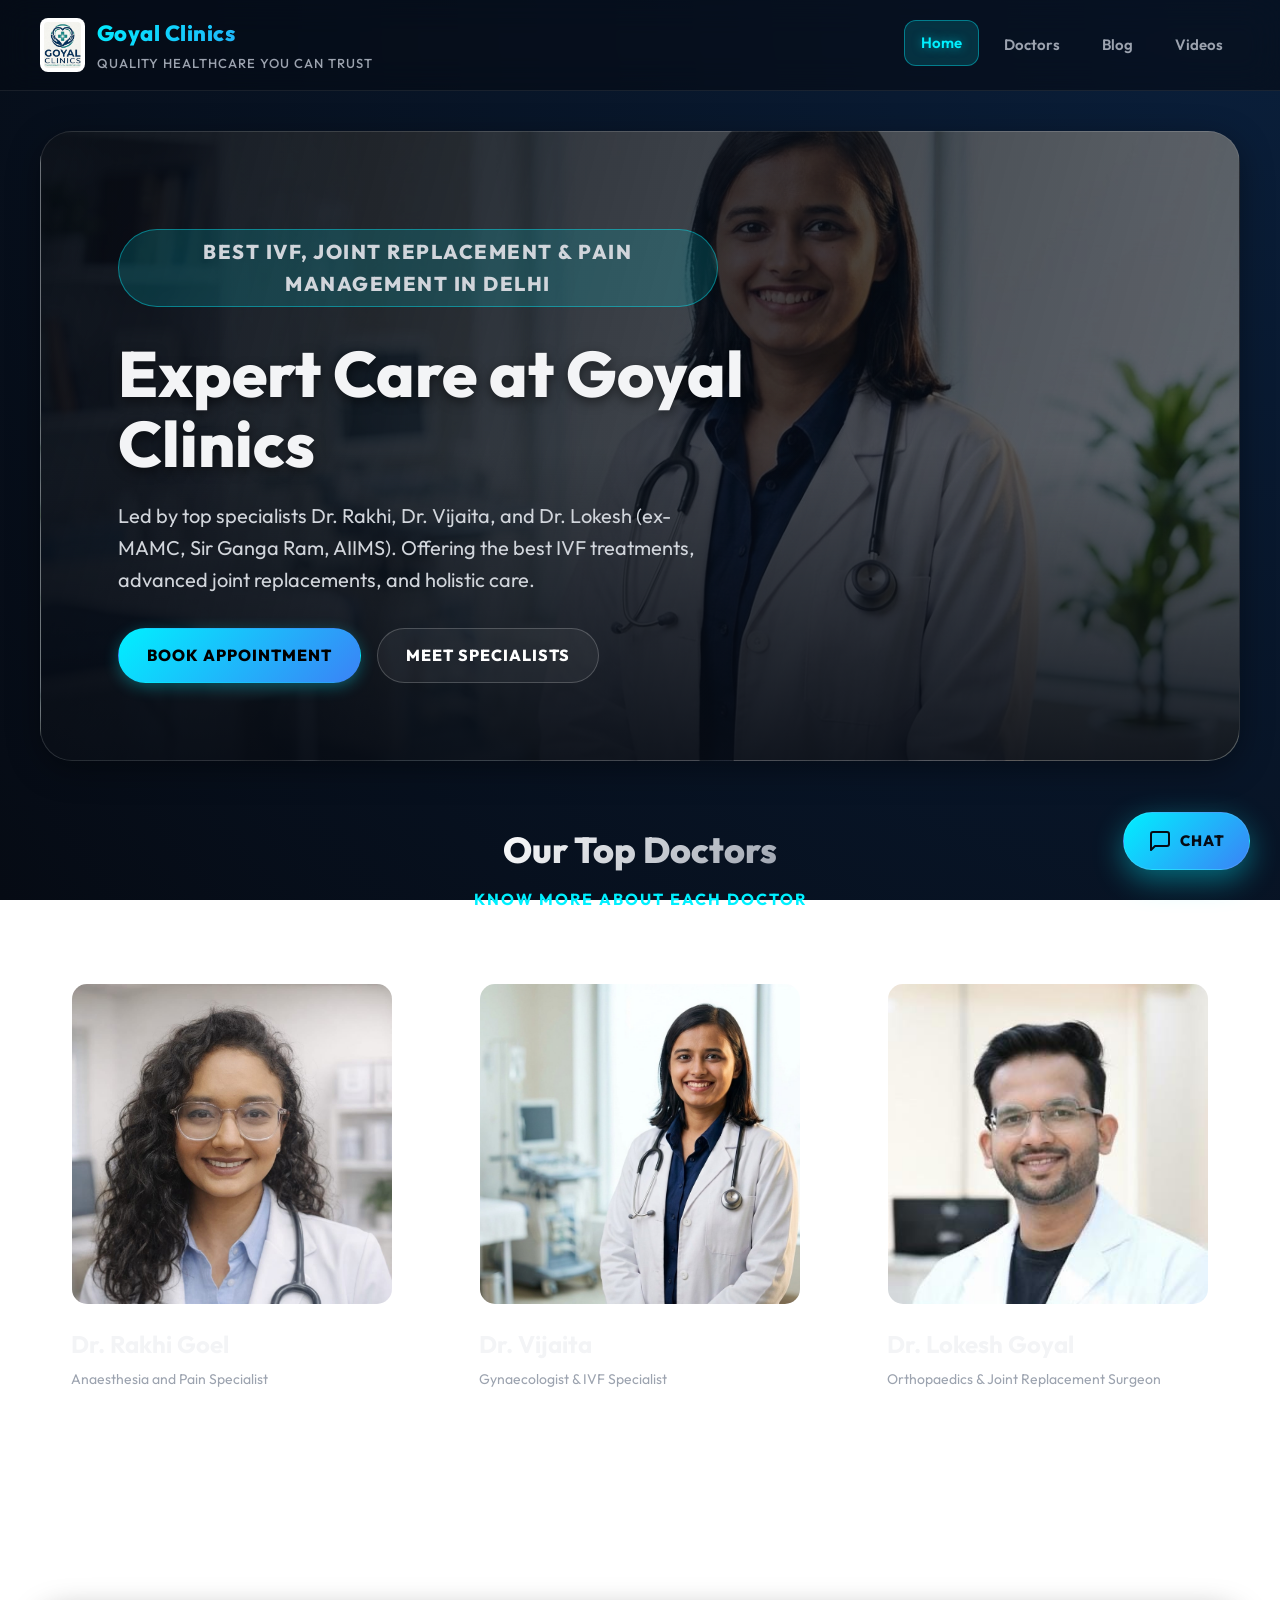
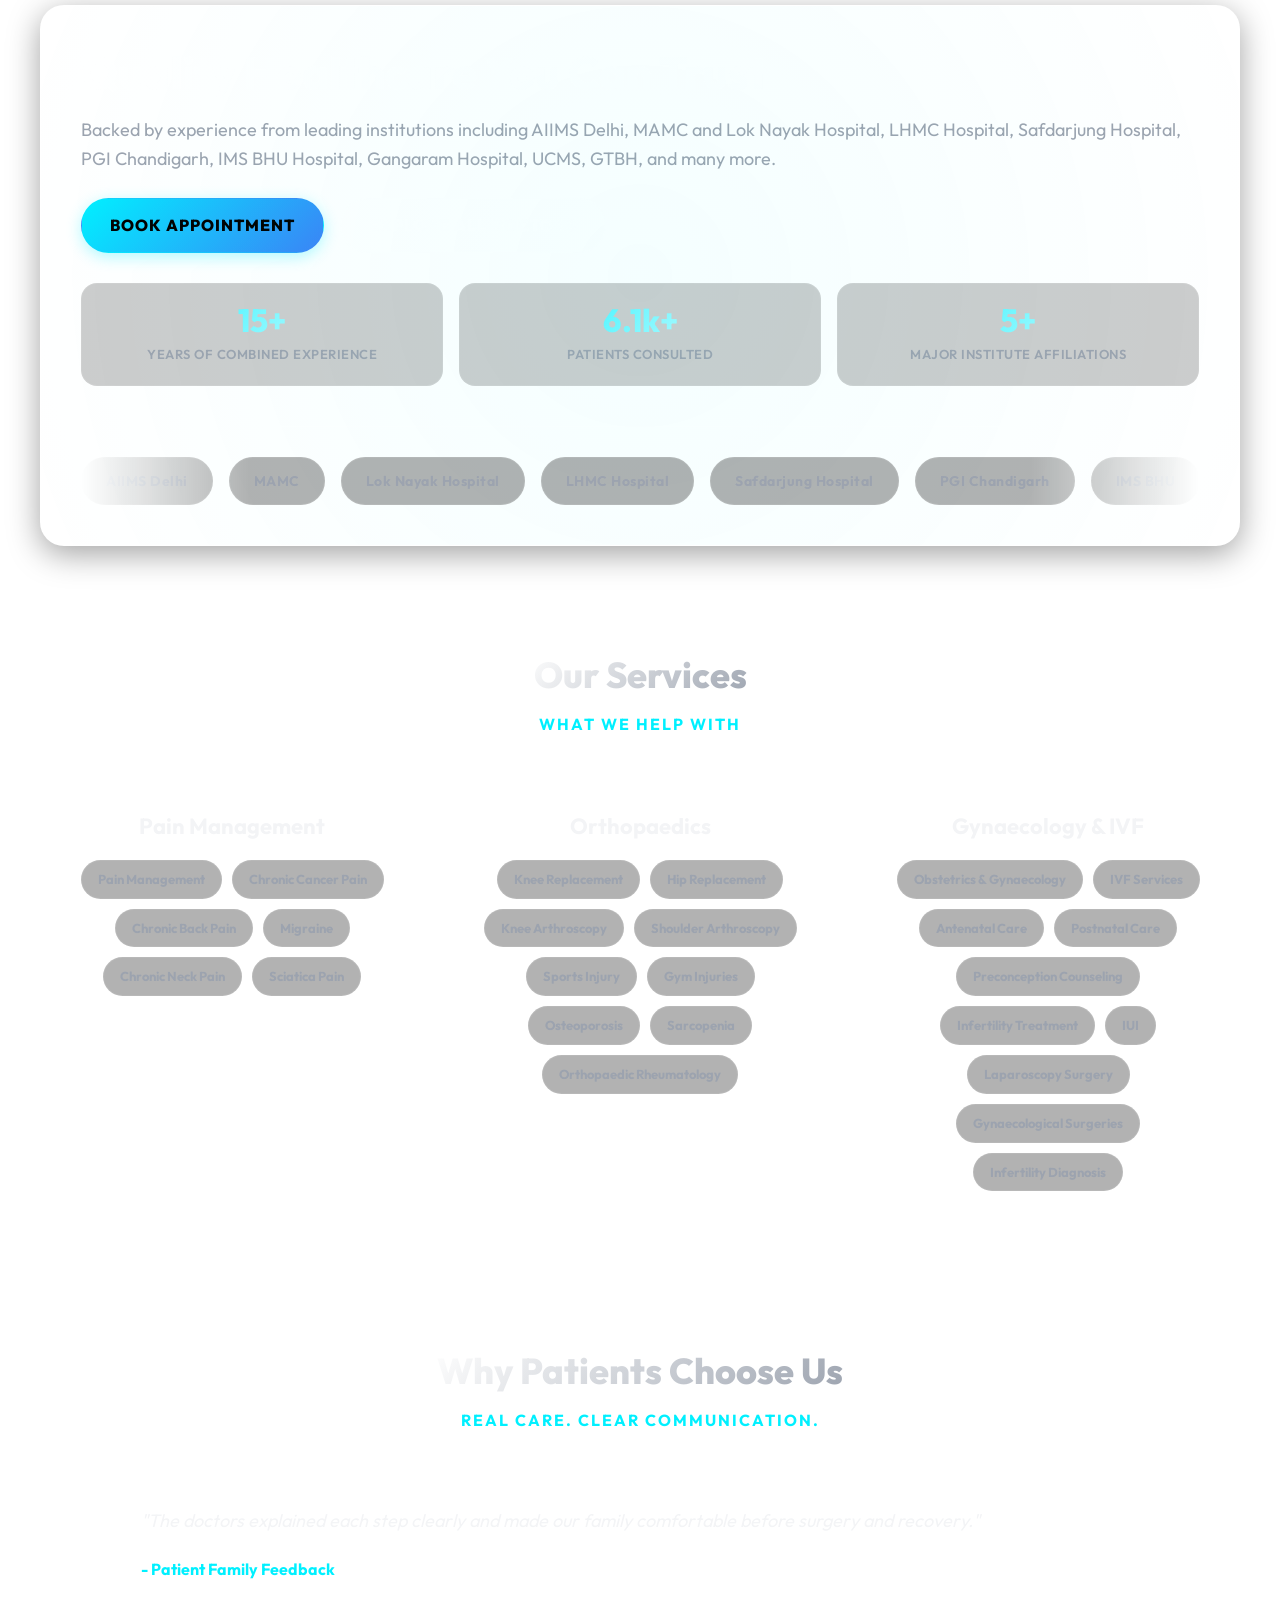
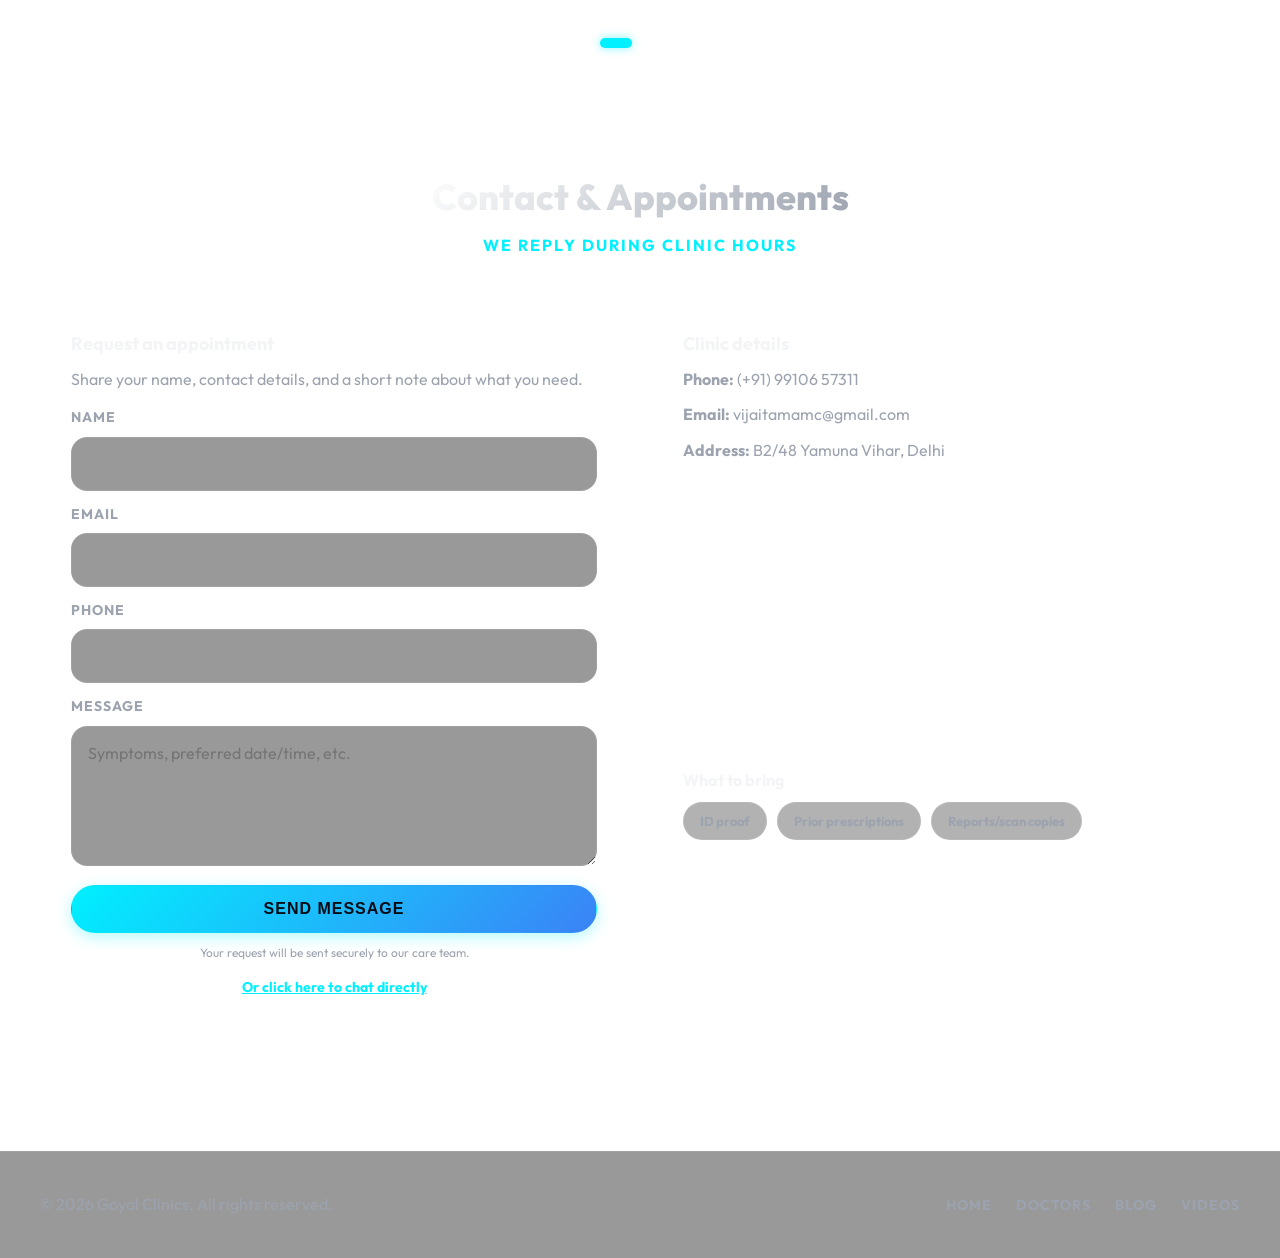
<file: index.html>
<!DOCTYPE html>
<html lang="en">
  <head>
    <meta charset="utf-8" />
    <meta name="viewport" content="width=device-width, initial-scale=1" />
    <title>Goyal Clinics Delhi | Top IVF, Joint Replacement &amp; Pain Management</title>
    <link rel="icon" type="image/png" href="css/IMG_4322.png" />
    <meta name="description" content="Expert medical care in Delhi by doctors from AIIMS, Gangaram, and MAMC. Goyal Clinics specializes in best IVF & infertility treatments, total joint replacement surgeries, and comprehensive chronic pain management." />
    <meta name="keywords" content="goyal clinic, goyal clinics, Rakhi, vijaita, lokesh, mamc, ivf, joint replacement, ganga ram ivf, best ivf, delhi" />
    <meta name="keywords" content="ex-AIIMS doctor Delhi, ex-Gangaram doctor, MAMC doctor, IVF specialist Delhi, infertility treatment, best joint replacement surgeon, knee replacement, hip replacement, chronic pain management, Goyal Clinics Delhi, orthopaedic care, sciatica pain relief, pregnancy care" />
    <meta name="robots" content="index,follow,max-image-preview:large,max-snippet:-1,max-video-preview:-1" />
    <link rel="canonical" href="https://goyalclinics.com/" />
    <meta property="og:title" content="Goyal Clinics Delhi | Top IVF, Joint Replacement &amp; Pain Management" />
    <meta property="og:description" content="Expert medical care in Delhi. Goyal Clinics specializes in advanced IVF &amp; infertility treatments, total joint replacement surgeries, and comprehensive chronic pain management." />
    <meta property="og:type" content="website" />
    <meta property="og:url" content="https://goyalclinics.com/" />
    <meta property="og:image" content="https://goyalclinics.com/40e5b3c6-85bc-4a08-9d90-1cc1109232ba.jpeg" />
    <meta name="twitter:card" content="summary_large_image" />
    <script type="application/ld+json">
    {
      "@context": "https://schema.org",
      "@type": "MedicalClinic",
      "name": "Goyal Clinics",
      "image": "https://goyalclinics.com/40e5b3c6-85bc-4a08-9d90-1cc1109232ba.jpeg",
      "@id": "https://goyalclinics.com/",
      "url": "https://goyalclinics.com/",
      "telephone": "+919910657311",
      "address": {
        "@type": "PostalAddress",
        "streetAddress": "B2/48 Yamuna Vihar",
        "addressLocality": "Delhi",
        "addressCountry": "IN"
      },
      "medicalSpecialty": [
        "https://schema.org/Gynecologic",
        "https://schema.org/Orthopedic",
        "https://schema.org/Anesthesia"
      ]
    }
    </script>
    <link rel="stylesheet" href="css/style.css" />
  </head>
  <body>
    <header>
      <div class="container topbar">
        <a href="/" class="logo">
          <img class="logo-icon" src="css/IMG_4322.png" alt="Goyal Clinics Logo" />
          <div class="logo-text">
            <strong>Goyal Clinics</strong>
            <span>Quality healthcare you can trust</span>
          </div>
        </a>
        <button class="nav-toggle" type="button" aria-label="Open menu" aria-expanded="false" aria-controls="primary-nav">
          <svg viewBox="0 0 24 24" fill="none" aria-hidden="true">
            <path d="M4 7h16M4 12h16M4 17h16" stroke="currentColor" stroke-width="2" stroke-linecap="round"/>
          </svg>
        </button>
        <nav id="primary-nav" class="primary-nav" aria-label="Primary navigation">
          <a href="/" aria-current="page">Home</a>
          <a href="doctors.html">Doctors</a>
          <a href="blog.html">Blog</a>
          <a href="videos.html">Videos</a>
        </nav>
      </div>
    </header>

    <main class="container">
      <section class="hero-banner" aria-label="Clinic hero banner">
        <div class="hero-banner-content">
          <p class="hero-kicker">Best IVF, Joint Replacement & Pain Management in Delhi</p>
          <h1>Expert Care at Goyal Clinics</h1>
          <p>
            Led by top specialists Dr. Rakhi, Dr. Vijaita, and Dr. Lokesh (ex-MAMC, Sir Ganga Ram, AIIMS). Offering the best IVF treatments, advanced joint replacements, and holistic care.
          </p>
          <div class="btn-row">
            <a class="btn btn-primary" href="#contact">Book Appointment</a>
            <a class="btn btn-secondary" href="doctors.html">Meet Specialists</a>
          </div>
        </div>
      </section>

      <section class="section" aria-label="Top doctors">
        <div class="section-title">
          <h3>Our Top Doctors</h3>
          <span>Know more about each doctor</span>
        </div>

        <div class="grid-3" role="list" aria-label="Top doctor image cards">
          <article class="panel top-doctor-card" role="listitem">
            <img class="top-doctor-image" src="40e5b3c6-85bc-4a08-9d90-1cc1109232ba.jpeg" alt="Dr. Rakhi Goel" />
            <h4 style="margin-bottom: 4px;">Dr. Rakhi Goel</h4>
            <p style="font-size: 14px; color: var(--muted); margin: 0 0 16px;">Anaesthesia and Pain Specialist</p>
            <a class="know-more-link" href="dr-rakhi-goel.html" aria-label="Know more about Dr. Rakhi Goel">
              Know More <span aria-hidden="true">↗</span>
            </a>
          </article>

          <article class="panel top-doctor-card" role="listitem">
            <img class="top-doctor-image" src="ce05b0d8-c887-4ce3-b5c1-f48594f68617.jpeg" alt="Dr. Vijaita" />
            <h4 style="margin-bottom: 4px;">Dr. Vijaita</h4>
            <p style="font-size: 14px; color: var(--muted); margin: 0 0 16px;">Gynaecologist &amp; IVF Specialist</p>
            <a class="know-more-link" href="dr-vijaita.html" aria-label="Know more about Dr. Vijaita">
              Know More <span aria-hidden="true">↗</span>
            </a>
          </article>

          <article class="panel top-doctor-card" role="listitem">
            <img class="top-doctor-image" src="d2f0bde5-e0ec-4a04-abf2-1b982e907528.jpeg" alt="Dr. Lokesh Goyal" />
            <h4 style="margin-bottom: 4px;">Dr. Lokesh Goyal</h4>
            <p style="font-size: 14px; color: var(--muted); margin: 0 0 16px;">Orthopaedics &amp; Joint Replacement Surgeon</p>
            <a class="know-more-link" href="dr-lokesh-goyal.html" aria-label="Know more about Dr. Lokesh Goyal">
              Know More <span aria-hidden="true">↗</span>
            </a>
          </article>
        </div>
      </section>

      <section class="hero">
        <div class="hero-card">
          <h2>Quality Healthcare You Can Trust</h2>
          <p>
            Backed by experience from leading institutions including AIIMS Delhi, MAMC and Lok Nayak
            Hospital, LHMC Hospital, Safdarjung Hospital, PGI Chandigarh, IMS BHU Hospital, Gangaram
            Hospital, UCMS, GTBH, and many more.
          </p>
          <div class="btn-row" style="margin-top:14px;">
            <a class="btn btn-primary" href="#contact">Book Appointment</a>
            <a class="btn btn-secondary" href="doctors.html">Explore All Doctors</a>
          </div>

          <div class="stats-grid" aria-label="Clinic experience highlights">
            <div class="stat-card">
              <strong data-count-to="25">25+</strong>
              <span>Years of combined experience</span>
            </div>
            <div class="stat-card">
              <strong data-count-to="10000">10k+</strong>
              <span>Patients consulted</span>
            </div>
            <div class="stat-card">
              <strong data-count-to="9">9+</strong>
              <span>Major institute affiliations</span>
            </div>
          </div>

          <div class="institute-marquee" aria-label="Institutes associated with clinical experience">
            <div class="institute-track">
              <span class="institute-logo">AIIMS Delhi</span>
              <span class="institute-logo">MAMC</span>
              <span class="institute-logo">Lok Nayak Hospital</span>
              <span class="institute-logo">LHMC Hospital</span>
              <span class="institute-logo">Safdarjung Hospital</span>
              <span class="institute-logo">PGI Chandigarh</span>
              <span class="institute-logo">IMS BHU</span>
              <span class="institute-logo">Gangaram Hospital</span>
              <span class="institute-logo">UCMS</span>
              <span class="institute-logo">GTBH</span>
              <span class="institute-logo" aria-hidden="true">AIIMS Delhi</span>
              <span class="institute-logo" aria-hidden="true">MAMC</span>
              <span class="institute-logo" aria-hidden="true">Lok Nayak Hospital</span>
              <span class="institute-logo" aria-hidden="true">LHMC Hospital</span>
              <span class="institute-logo" aria-hidden="true">Safdarjung Hospital</span>
              <span class="institute-logo" aria-hidden="true">PGI Chandigarh</span>
              <span class="institute-logo" aria-hidden="true">IMS BHU</span>
              <span class="institute-logo" aria-hidden="true">Gangaram Hospital</span>
              <span class="institute-logo" aria-hidden="true">UCMS</span>
              <span class="institute-logo" aria-hidden="true">GTBH</span>
            </div>
          </div>
        </div>
      </section>

      <section class="section" aria-label="Services">
        <div class="section-title">
          <h3>Our Services</h3>
          <span>What we help with</span>
        </div>

        <div class="grid-3">
          <div class="panel service">
            <h4>Pain Management</h4>
            <div class="pill-row" style="justify-content: center; margin-top: 16px;">
              <span class="pill">Pain Management</span>
              <span class="pill">Chronic Cancer Pain</span>
              <span class="pill">Chronic Back Pain</span>
              <span class="pill">Migraine</span>
              <span class="pill">Chronic Neck Pain</span>
              <span class="pill">Sciatica Pain</span>
            </div>
          </div>
          <div class="panel service">
            <h4>Orthopaedics</h4>
            <div class="pill-row" style="justify-content: center; margin-top: 16px;">
              <span class="pill">Knee Replacement</span>
              <span class="pill">Hip Replacement</span>
              <span class="pill">Knee Arthroscopy</span>
              <span class="pill">Shoulder Arthroscopy</span>
              <span class="pill">Sports Injury</span>
              <span class="pill">Gym Injuries</span>
              <span class="pill">Osteoporosis</span>
              <span class="pill">Sarcopenia</span>
              <span class="pill">Orthopaedic Rheumatology</span>
            </div>
          </div>
          <div class="panel service">
            <h4>Gynaecology &amp; IVF</h4>
            <div class="pill-row" style="justify-content: center; margin-top: 16px;">
              <span class="pill">Obstetrics &amp; Gynaecology</span>
              <span class="pill">IVF Services</span>
              <span class="pill">Antenatal Care</span>
              <span class="pill">Postnatal Care</span>
              <span class="pill">Preconception Counseling</span>
              <span class="pill">Infertility Treatment</span>
              <span class="pill">IUI</span>
              <span class="pill">Laparoscopy Surgery</span>
              <span class="pill">Gynaecological Surgeries</span>
              <span class="pill">Infertility Diagnosis</span>
            </div>
          </div>
        </div>
      </section>

      <section class="section" aria-label="Patient success highlights">
        <div class="section-title">
          <h3>Why Patients Choose Us</h3>
          <span>Real care. Clear communication.</span>
        </div>
        <div class="testimonial-carousel" id="testimonialCarousel">
          <button class="carousel-btn" id="prevTestimonial" aria-label="Previous testimonial">‹</button>
          <div class="testimonial-viewport">
            <div class="testimonial-track" id="testimonialTrack">
              <article class="panel review-card testimonial-slide">
                <p>
                  "The doctors explained each step clearly and made our family comfortable before surgery and
                  recovery."
                </p>
                <strong>- Patient Family Feedback</strong>
              </article>
              <article class="panel review-card testimonial-slide">
                <p>
                  "Appointments are smooth, follow-up is prompt, and treatment plans are practical for daily
                  life."
                </p>
                <strong>- Follow-up Patient</strong>
              </article>
              <article class="panel review-card testimonial-slide">
                <p>
                  "Professional team, modern approach, and excellent coordination from consultation to
                  post-care."
                </p>
                <strong>- Surgical Care Feedback</strong>
              </article>
            </div>
          </div>
          <button class="carousel-btn" id="nextTestimonial" aria-label="Next testimonial">›</button>
        </div>
        <div class="carousel-dots" id="testimonialDots" aria-label="Testimonial indicators">
          <button class="dot active" data-slide="0" aria-label="Go to testimonial 1"></button>
          <button class="dot" data-slide="1" aria-label="Go to testimonial 2"></button>
          <button class="dot" data-slide="2" aria-label="Go to testimonial 3"></button>
        </div>
      </section>

      <section class="section" id="contact" aria-label="Contact">
        <div class="section-title">
          <h3>Contact & Appointments</h3>
          <span>We reply during clinic hours</span>
        </div>

        <div class="contact-grid">
          <div class="panel">
            <h3 style="margin:0 0 8px; font-size:18px;">Request an appointment</h3>
            <p class="muted" style="margin:0 0 14px;">
              Share your name, contact details, and a short note about what you need.
            </p>

            <form id="contactForm">
              <div style="margin-bottom:12px;">
                <label for="name">Name</label>
                <input id="name" name="name" autocomplete="name" required />
              </div>
              <div style="margin-bottom:12px;">
                <label for="email">Email</label>
                <input id="email" name="email" type="email" autocomplete="email" required />
              </div>
              <div style="margin-bottom:12px;">
                <label for="phone">Phone</label>
                <input id="phone" name="phone" inputmode="tel" autocomplete="tel" />
              </div>
              <div style="margin-bottom:12px;">
                <label for="message">Message</label>
                <textarea id="message" name="message" placeholder="Symptoms, preferred date/time, etc." required></textarea>
              </div>
              <button class="btn btn-primary" type="submit" style="width:100%; background: linear-gradient(135deg, var(--brand), #3B82F6); color: #060B14;">Send Message</button>
              <p class="muted" style="margin:10px 0 0; font-size:12px; text-align: center;">
                Your request will be sent securely to our care team.
              </p>
              <div style="text-align: center; margin-top: 12px;">
                <a href="https://wa.me/919910657311" target="_blank" style="font-size: 14px; font-weight: 700; color: var(--brand); text-decoration: underline;">Or click here to chat directly</a>
              </div>
            </form>
          </div>

          <div class="panel">
            <h3 style="margin:0 0 8px; font-size:18px;">Clinic details</h3>
            <p class="muted" style="margin:0;">
              <strong>Phone:</strong> (+91) 99106 57311
            </p>
            <p class="muted" style="margin:10px 0 0;">
              <strong>Email:</strong> vijaitamamc@gmail.com
            </p>
            <p class="muted" style="margin:10px 0 0;">
              <strong>Address:</strong> B2/48 Yamuna Vihar, Delhi
            </p>
            
            <iframe src="https://maps.google.com/maps?q=28.7019342,77.2678053&t=&z=15&ie=UTF8&iwloc=&output=embed" width="100%" height="200" style="border:0; border-radius: 12px; margin-top: 16px;" allowfullscreen="" loading="lazy" referrerpolicy="no-referrer-when-downgrade"></iframe>

            <div class="divider"></div>

            <h3 style="margin:0 0 8px; font-size:16px;">What to bring</h3>
            <div class="pill-row" aria-label="Checklist">
              <span class="pill">ID proof</span>
              <span class="pill">Prior prescriptions</span>
              <span class="pill">Reports/scan copies</span>
            </div>
          </div>
        </div>
      </section>
    </main>

    <footer>
      <div class="container footer-row">
        <div>© 2026 Goyal Clinics. All rights reserved.</div>
        <div class="small-links" aria-label="Quick links">
          <a href="/">Home</a>
          <a href="doctors.html">Doctors</a>
          <a href="blog.html">Blog</a>
          <a href="videos.html">Videos</a>
        </div>
      </div>
    </footer>

    <a class="chat-float" href="https://wa.me/919910657311" target="_blank" rel="noopener noreferrer" aria-label="Chat with us">
      <svg width="24" height="24" viewBox="0 0 24 24" fill="none" stroke="currentColor" stroke-width="2" stroke-linecap="round" stroke-linejoin="round" style="margin-right: 8px;">
        <path d="M21 15a2 2 0 0 1-2 2H7l-4 4V5a2 2 0 0 1 2-2h14a2 2 0 0 1 2 2z"></path>
      </svg>
      Chat
    </a>

    <script>
      const animateCount = (el, target) => {
        const duration = 1300;
        const start = performance.now();
        const step = (now) => {
          const progress = Math.min((now - start) / duration, 1);
          const value = Math.floor(progress * target);
          el.textContent = target >= 1000 ? `${Math.floor(value / 100) / 10}k+` : `${value}+`;
          if (progress < 1) requestAnimationFrame(step);
        };
        requestAnimationFrame(step);
      };

      const statEls = document.querySelectorAll("[data-count-to]");
      const observer = new IntersectionObserver(
        (entries) => {
          entries.forEach((entry) => {
            if (!entry.isIntersecting) return;
            const target = Number(entry.target.getAttribute("data-count-to") || "0");
            animateCount(entry.target, target);
            observer.unobserve(entry.target);
          });
        },
        { threshold: 0.4 }
      );

      statEls.forEach((el) => observer.observe(el));

      const testimonialTrack = document.getElementById("testimonialTrack");
      const testimonialDots = document.querySelectorAll(".dot");
      const prevBtn = document.getElementById("prevTestimonial");
      const nextBtn = document.getElementById("nextTestimonial");
      let activeSlide = 0;
      const maxSlides = 3;

      const updateCarousel = (index) => {
        activeSlide = (index + maxSlides) % maxSlides;
        if (testimonialTrack) {
          testimonialTrack.style.transform = `translateX(-${activeSlide * 100}%)`;
        }
        testimonialDots.forEach((dot, i) => {
          dot.classList.toggle("active", i === activeSlide);
        });
      };

      if (prevBtn) prevBtn.addEventListener("click", () => updateCarousel(activeSlide - 1));
      if (nextBtn) nextBtn.addEventListener("click", () => updateCarousel(activeSlide + 1));
      testimonialDots.forEach((dot) => {
        dot.addEventListener("click", () => updateCarousel(Number(dot.dataset.slide)));
      });

      setInterval(() => updateCarousel(activeSlide + 1), 4200);

      const form = document.getElementById("contactForm");
      if (form) {
        form.addEventListener("submit", (e) => {
          e.preventDefault();
          const name = document.getElementById("name").value;
          const phone = document.getElementById("phone").value;
          const email = document.getElementById("email").value;
          const message = document.getElementById("message").value;
          
          const text = `Hi, I would like to book an appointment.\n\n*Name:* ${name}\n*Phone:* ${phone}\n*Email:* ${email}\n*Message:* ${message}`;
          const encodedText = encodeURIComponent(text);
          window.open(`https://wa.me/919910657311?text=${encodedText}`, "_blank");
          
          form.reset();
        });
      }
    </script>
  </body>
  <script>
    (function () {
      const toggle = document.querySelector('.nav-toggle');
      const nav = document.getElementById('primary-nav');
      if (!toggle || !nav) return;
      function setOpen(open) {
        nav.classList.toggle('is-open', open);
        toggle.setAttribute('aria-expanded', String(open));
      }
      toggle.addEventListener('click', function () {
        setOpen(!nav.classList.contains('is-open'));
      });
      nav.addEventListener('click', function (e) {
        if (e.target && e.target.tagName === 'A') setOpen(false);
      });
      document.addEventListener('keydown', function (e) {
        if (e.key === 'Escape') setOpen(false);
      });
    })();
  </script>
</html>
</file>
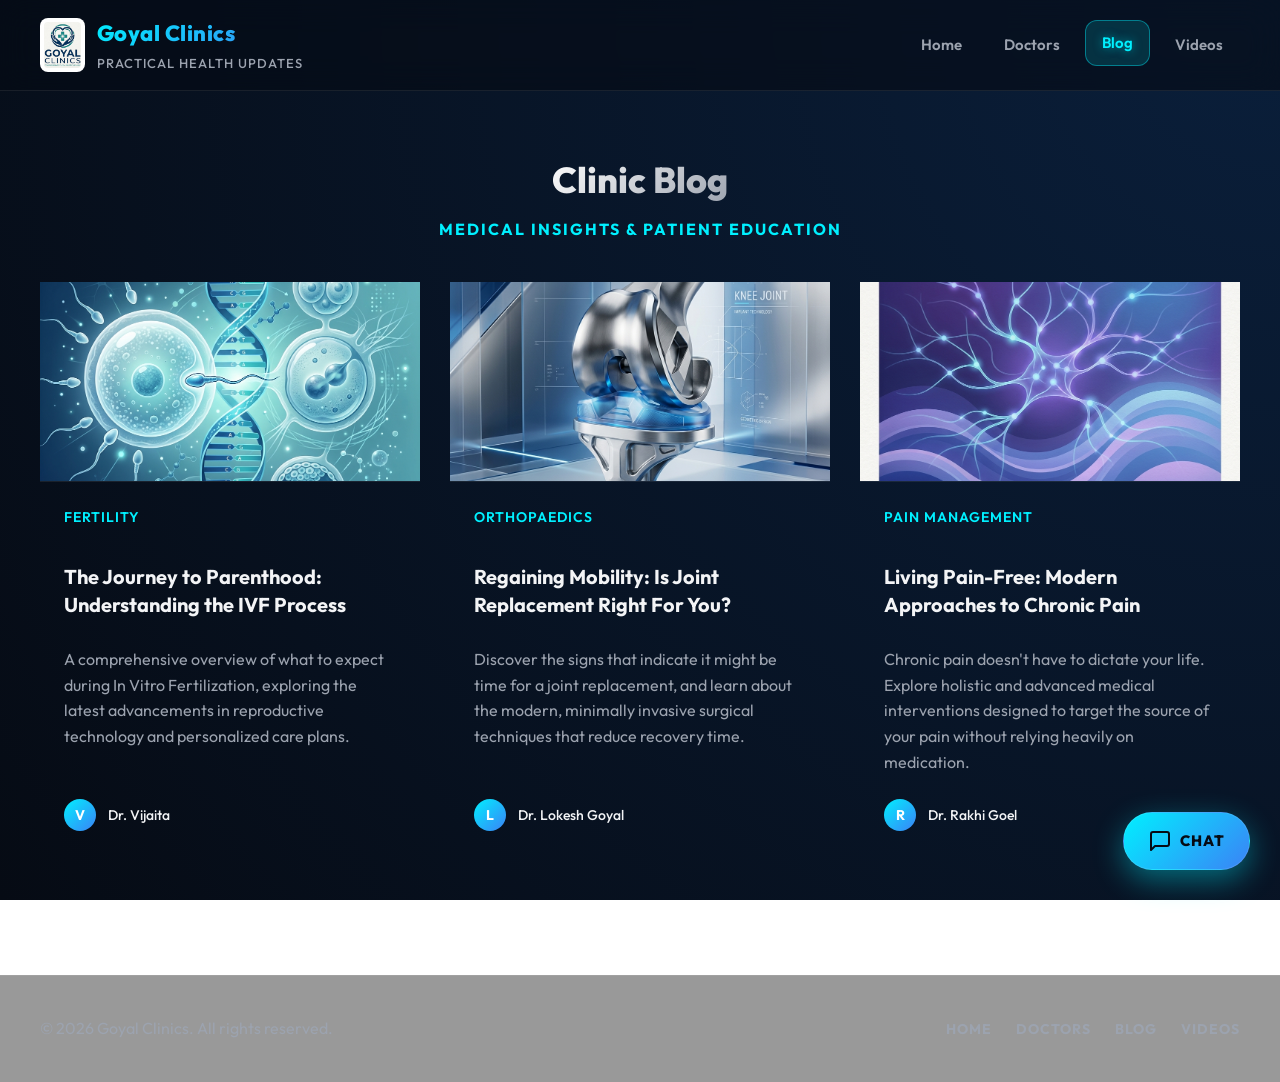
<file: blog.html>
<!DOCTYPE html>
<html lang="en">
  <head>
    <meta charset="utf-8" />
    <meta name="viewport" content="width=device-width, initial-scale=1" />
    <title>Blog | Goyal Clinics</title>
    <link rel="icon" type="image/png" href="css/IMG_4322.png" />
    <meta name="description" content="Clinic blog from Goyal Clinics, Delhi: IVF, joint replacement, and pain management insights for patients and families." />
    <meta name="robots" content="index,follow,max-image-preview:large,max-snippet:-1,max-video-preview:-1" />
    <link rel="canonical" href="https://goyalclinics.com/blog.html" />
    <meta property="og:title" content="Blog | Goyal Clinics" />
    <meta property="og:description" content="IVF, joint replacement, and pain management insights from the specialist team at Goyal Clinics, Delhi." />
    <meta property="og:type" content="website" />
    <meta property="og:url" content="https://goyalclinics.com/blog.html" />
    <meta property="og:image" content="https://goyalclinics.com/ivf-blog.png" />
    <meta name="twitter:card" content="summary_large_image" />
    <link rel="stylesheet" href="css/style.css" />
  </head>
  <body>
    <header>
      <div class="container topbar">
        <a href="/" class="logo">
          <img class="logo-icon" src="css/IMG_4322.png" alt="Goyal Clinics Logo" />
          <div class="logo-text">
            <strong>Goyal Clinics</strong>
            <span>Practical health updates</span>
          </div>
        </a>
        <button class="nav-toggle" type="button" aria-label="Open menu" aria-expanded="false" aria-controls="primary-nav">
          <svg viewBox="0 0 24 24" fill="none" aria-hidden="true">
            <path d="M4 7h16M4 12h16M4 17h16" stroke="currentColor" stroke-width="2" stroke-linecap="round"/>
          </svg>
        </button>
        <nav id="primary-nav" class="primary-nav" aria-label="Primary navigation">
          <a href="/">Home</a>
          <a href="doctors.html">Doctors</a>
          <a href="blog.html" aria-current="page">Blog</a>
          <a href="videos.html">Videos</a>
        </nav>
      </div>
    </header>

    <main class="container">
      <section class="section">
        <div class="section-title">
          <h3>Clinic Blog</h3>
          <span>Medical insights & patient education</span>
        </div>
        
        <div style="display: grid; grid-template-columns: repeat(auto-fit, minmax(300px, 1fr)); gap: 30px;">
          <!-- IVF Blog -->
          <div class="card" style="display: flex; flex-direction: column; overflow: hidden; padding: 0;">
            <img src="ivf-blog.png" alt="IVF Abstract" style="width: 100%; height: 200px; object-fit: cover; border-bottom: 1px solid rgba(255, 255, 255, 0.08);" />
            <div style="padding: 24px; flex-grow: 1; display: flex; flex-direction: column;">
              <span style="color: var(--brand); font-size: 14px; margin-bottom: 8px; font-weight: 600; text-transform: uppercase; letter-spacing: 1px;">Fertility</span>
              <h4 style="font-size: 20px; margin-bottom: 12px; line-height: 1.4;">The Journey to Parenthood: Understanding the IVF Process</h4>
              <p class="muted" style="margin-bottom: 24px; flex-grow: 1;">A comprehensive overview of what to expect during In Vitro Fertilization, exploring the latest advancements in reproductive technology and personalized care plans.</p>
              <div style="display: flex; align-items: center; gap: 12px; margin-top: auto;">
                <div style="width: 32px; height: 32px; border-radius: 50%; background: linear-gradient(135deg, var(--brand), #3B82F6); display: flex; align-items: center; justify-content: center; color: #fff; font-weight: bold; font-size: 14px;">V</div>
                <span style="font-size: 14px; font-weight: 500;">Dr. Vijaita</span>
              </div>
            </div>
          </div>

          <!-- Joint Replacement Blog -->
          <div class="card" style="display: flex; flex-direction: column; overflow: hidden; padding: 0;">
            <img src="joint-blog.png" alt="Joint Replacement Abstract" style="width: 100%; height: 200px; object-fit: cover; border-bottom: 1px solid rgba(255, 255, 255, 0.08);" />
            <div style="padding: 24px; flex-grow: 1; display: flex; flex-direction: column;">
              <span style="color: var(--brand); font-size: 14px; margin-bottom: 8px; font-weight: 600; text-transform: uppercase; letter-spacing: 1px;">Orthopaedics</span>
              <h4 style="font-size: 20px; margin-bottom: 12px; line-height: 1.4;">Regaining Mobility: Is Joint Replacement Right For You?</h4>
              <p class="muted" style="margin-bottom: 24px; flex-grow: 1;">Discover the signs that indicate it might be time for a joint replacement, and learn about the modern, minimally invasive surgical techniques that reduce recovery time.</p>
              <div style="display: flex; align-items: center; gap: 12px; margin-top: auto;">
                <div style="width: 32px; height: 32px; border-radius: 50%; background: linear-gradient(135deg, var(--brand), #3B82F6); display: flex; align-items: center; justify-content: center; color: #fff; font-weight: bold; font-size: 14px;">L</div>
                <span style="font-size: 14px; font-weight: 500;">Dr. Lokesh Goyal</span>
              </div>
            </div>
          </div>

          <!-- Pain Management Blog -->
          <div class="card" style="display: flex; flex-direction: column; overflow: hidden; padding: 0;">
            <img src="pain-blog.png" alt="Pain Management Abstract" style="width: 100%; height: 200px; object-fit: cover; border-bottom: 1px solid rgba(255, 255, 255, 0.08);" />
            <div style="padding: 24px; flex-grow: 1; display: flex; flex-direction: column;">
              <span style="color: var(--brand); font-size: 14px; margin-bottom: 8px; font-weight: 600; text-transform: uppercase; letter-spacing: 1px;">Pain Management</span>
              <h4 style="font-size: 20px; margin-bottom: 12px; line-height: 1.4;">Living Pain-Free: Modern Approaches to Chronic Pain</h4>
              <p class="muted" style="margin-bottom: 24px; flex-grow: 1;">Chronic pain doesn't have to dictate your life. Explore holistic and advanced medical interventions designed to target the source of your pain without relying heavily on medication.</p>
              <div style="display: flex; align-items: center; gap: 12px; margin-top: auto;">
                <div style="width: 32px; height: 32px; border-radius: 50%; background: linear-gradient(135deg, var(--brand), #3B82F6); display: flex; align-items: center; justify-content: center; color: #fff; font-weight: bold; font-size: 14px;">R</div>
                <span style="font-size: 14px; font-weight: 500;">Dr. Rakhi Goel</span>
              </div>
            </div>
          </div>
        </div>
      </section>
    </main>

    <footer>
      <div class="container footer-row">
        <div>© 2026 Goyal Clinics. All rights reserved.</div>
        <div class="small-links" aria-label="Quick links">
          <a href="/">Home</a>
          <a href="doctors.html">Doctors</a>
          <a href="blog.html">Blog</a>
          <a href="videos.html">Videos</a>
        </div>
      </div>
    </footer>
  
    <a class="chat-float" href="https://wa.me/919910657311" target="_blank" rel="noopener noreferrer" aria-label="Chat with us">
      <svg width="24" height="24" viewBox="0 0 24 24" fill="none" stroke="currentColor" stroke-width="2" stroke-linecap="round" stroke-linejoin="round" style="margin-right: 8px;">
        <path d="M21 15a2 2 0 0 1-2 2H7l-4 4V5a2 2 0 0 1 2-2h14a2 2 0 0 1 2 2z"></path>
      </svg>
      Chat
    </a>
  </body>
  <script>
    (function () {
      const toggle = document.querySelector('.nav-toggle');
      const nav = document.getElementById('primary-nav');
      if (!toggle || !nav) return;
      function setOpen(open) {
        nav.classList.toggle('is-open', open);
        toggle.setAttribute('aria-expanded', String(open));
      }
      toggle.addEventListener('click', function () {
        setOpen(!nav.classList.contains('is-open'));
      });
      nav.addEventListener('click', function (e) {
        if (e.target && e.target.tagName === 'A') setOpen(false);
      });
      document.addEventListener('keydown', function (e) {
        if (e.key === 'Escape') setOpen(false);
      });
    })();
  </script>
</html>
</file>
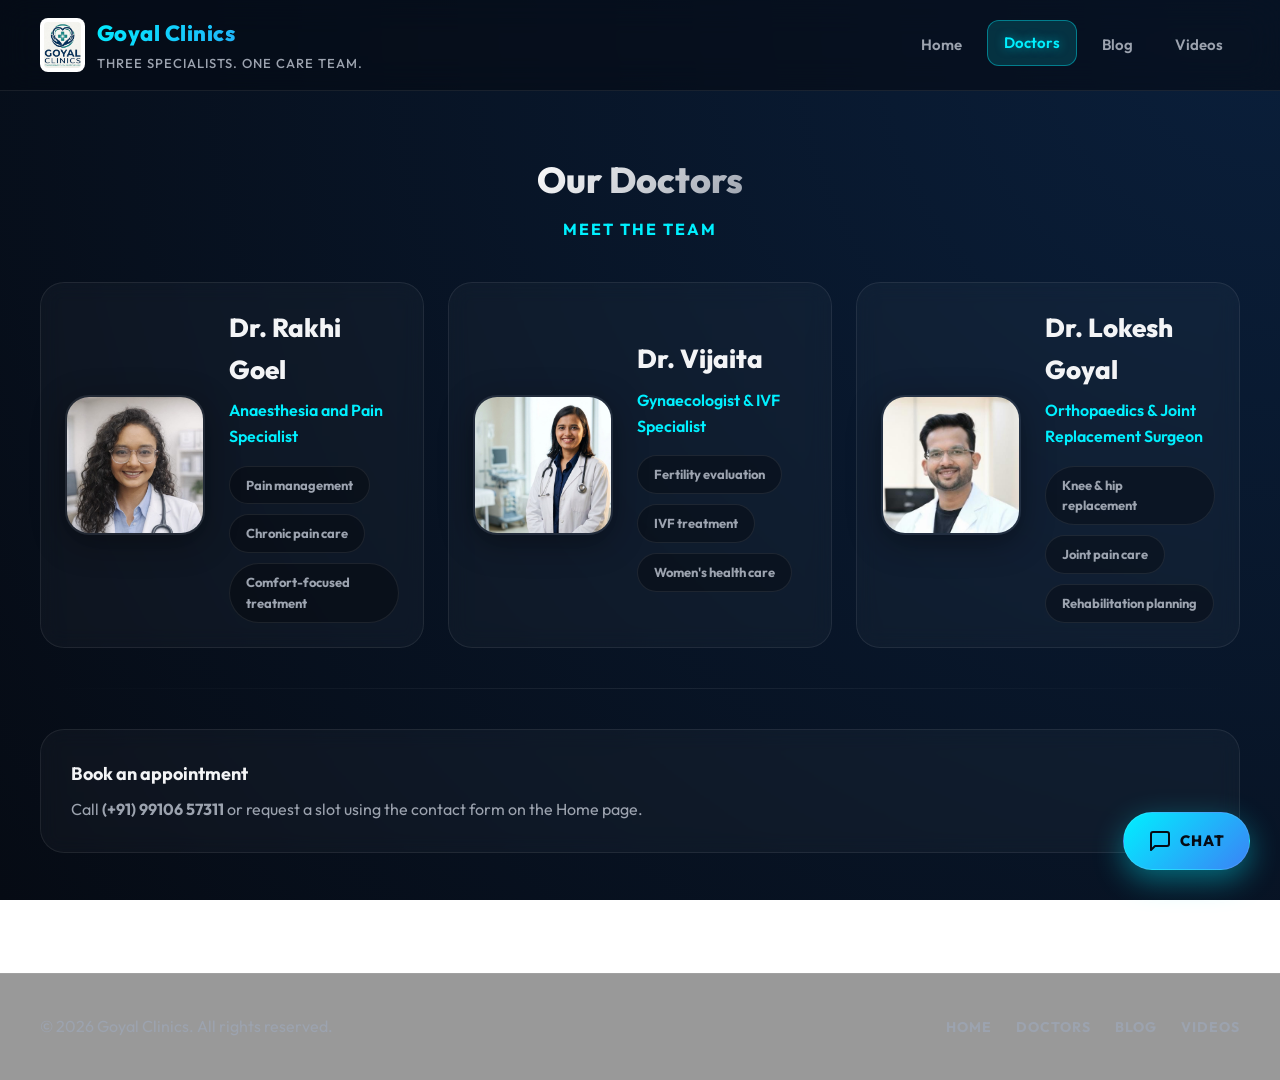
<file: doctors.html>
<!DOCTYPE html>
<html lang="en">
  <head>
    <meta charset="utf-8" />
    <meta name="viewport" content="width=device-width, initial-scale=1" />
    <title>Doctors | Goyal Clinics</title>
    <link rel="icon" type="image/png" href="css/IMG_4322.png" />
    <meta name="description" content="Meet the specialist team at Goyal Clinics, Delhi: IVF & infertility care, joint replacement surgery, and pain management." />
    <meta name="robots" content="index,follow,max-image-preview:large,max-snippet:-1,max-video-preview:-1" />
    <link rel="canonical" href="https://goyalclinics.com/doctors.html" />
    <meta property="og:title" content="Doctors | Goyal Clinics" />
    <meta property="og:description" content="Meet the specialist team at Goyal Clinics, Delhi: IVF & infertility care, joint replacement surgery, and pain management." />
    <meta property="og:type" content="website" />
    <meta property="og:url" content="https://goyalclinics.com/doctors.html" />
    <meta property="og:image" content="https://goyalclinics.com/40e5b3c6-85bc-4a08-9d90-1cc1109232ba.jpeg" />
    <meta name="twitter:card" content="summary_large_image" />
    <link rel="stylesheet" href="css/style.css" />
  </head>
  <body>
    <header>
      <div class="container topbar">
        <a href="/" class="logo">
          <img class="logo-icon" src="css/IMG_4322.png" alt="Goyal Clinics Logo" />
          <div class="logo-text">
            <strong>Goyal Clinics</strong>
            <span>Three specialists. One care team.</span>
          </div>
        </a>
        <button class="nav-toggle" type="button" aria-label="Open menu" aria-expanded="false" aria-controls="primary-nav">
          <svg viewBox="0 0 24 24" fill="none" aria-hidden="true">
            <path d="M4 7h16M4 12h16M4 17h16" stroke="currentColor" stroke-width="2" stroke-linecap="round"/>
          </svg>
        </button>
        <nav id="primary-nav" class="primary-nav" aria-label="Primary navigation">
          <a href="/">Home</a>
          <a href="doctors.html" aria-current="page">Doctors</a>
          <a href="blog.html">Blog</a>
          <a href="videos.html">Videos</a>
        </nav>
      </div>
    </header>

    <main class="container">
      <section class="section">
        <div class="section-title">
          <h3>Our Doctors</h3>
          <span>Meet the team</span>
        </div>

        <div class="grid-3" role="list" aria-label="Doctor portfolio cards">
          <article class="panel doctor-card" role="listitem">
            <div class="doctor-photo">
              <img src="40e5b3c6-85bc-4a08-9d90-1cc1109232ba.jpeg" alt="Portrait of Dr. Rakhi Goel" />
            </div>
            <div class="doctor-meta">
              <h4>Dr. Rakhi Goel</h4>
              <p>Anaesthesia and Pain Specialist</p>
              <div class="pill-row" aria-label="Special interests">
                <span class="pill">Pain management</span>
                <span class="pill">Chronic pain care</span>
                <span class="pill">Comfort-focused treatment</span>
              </div>
            </div>
          </article>

          <article class="panel doctor-card" role="listitem">
            <div class="doctor-photo">
              <img src="ce05b0d8-c887-4ce3-b5c1-f48594f68617.jpeg" alt="Portrait of Dr. Vijaita" />
            </div>
            <div class="doctor-meta">
              <h4>Dr. Vijaita</h4>
              <p>Gynaecologist & IVF Specialist</p>
              <div class="pill-row" aria-label="Special interests">
                <span class="pill">Fertility evaluation</span>
                <span class="pill">IVF treatment</span>
                <span class="pill">Women&apos;s health care</span>
              </div>
            </div>
          </article>

          <article class="panel doctor-card" role="listitem">
            <div class="doctor-photo">
              <img src="d2f0bde5-e0ec-4a04-abf2-1b982e907528.jpeg" alt="Portrait of Dr. Lokesh Goyal" />
            </div>
            <div class="doctor-meta">
              <h4>Dr. Lokesh Goyal</h4>
              <p>Orthopaedics &amp; Joint Replacement Surgeon</p>
              <div class="pill-row" aria-label="Special interests">
                <span class="pill">Knee &amp; hip replacement</span>
                <span class="pill">Joint pain care</span>
                <span class="pill">Rehabilitation planning</span>
              </div>
            </div>
          </article>
        </div>

        <div class="divider"></div>

        <div class="panel">
          <h3 style="margin:0 0 8px; font-size:18px;">Book an appointment</h3>
          <p class="muted" style="margin:0;">
            Call <strong>(+91) 99106 57311</strong> or request a slot using the contact form on the Home page.
          </p>
        </div>
      </section>
    </main>

    <footer>
      <div class="container footer-row">
        <div>© 2026 Goyal Clinics. All rights reserved.</div>
        <div class="small-links" aria-label="Quick links">
          <a href="/">Home</a>
          <a href="doctors.html">Doctors</a>
          <a href="blog.html">Blog</a>
          <a href="videos.html">Videos</a>
        </div>
      </div>
    </footer>
  
    <a class="chat-float" href="https://wa.me/919910657311" target="_blank" rel="noopener noreferrer" aria-label="Chat with us">
      <svg width="24" height="24" viewBox="0 0 24 24" fill="none" stroke="currentColor" stroke-width="2" stroke-linecap="round" stroke-linejoin="round" style="margin-right: 8px;">
        <path d="M21 15a2 2 0 0 1-2 2H7l-4 4V5a2 2 0 0 1 2-2h14a2 2 0 0 1 2 2z"></path>
      </svg>
      Chat
    </a>
  </body>
  <script>
    (function () {
      const toggle = document.querySelector('.nav-toggle');
      const nav = document.getElementById('primary-nav');
      if (!toggle || !nav) return;
      function setOpen(open) {
        nav.classList.toggle('is-open', open);
        toggle.setAttribute('aria-expanded', String(open));
      }
      toggle.addEventListener('click', function () {
        setOpen(!nav.classList.contains('is-open'));
      });
      nav.addEventListener('click', function (e) {
        if (e.target && e.target.tagName === 'A') setOpen(false);
      });
      document.addEventListener('keydown', function (e) {
        if (e.key === 'Escape') setOpen(false);
      });
    })();
  </script>
</html>
</file>
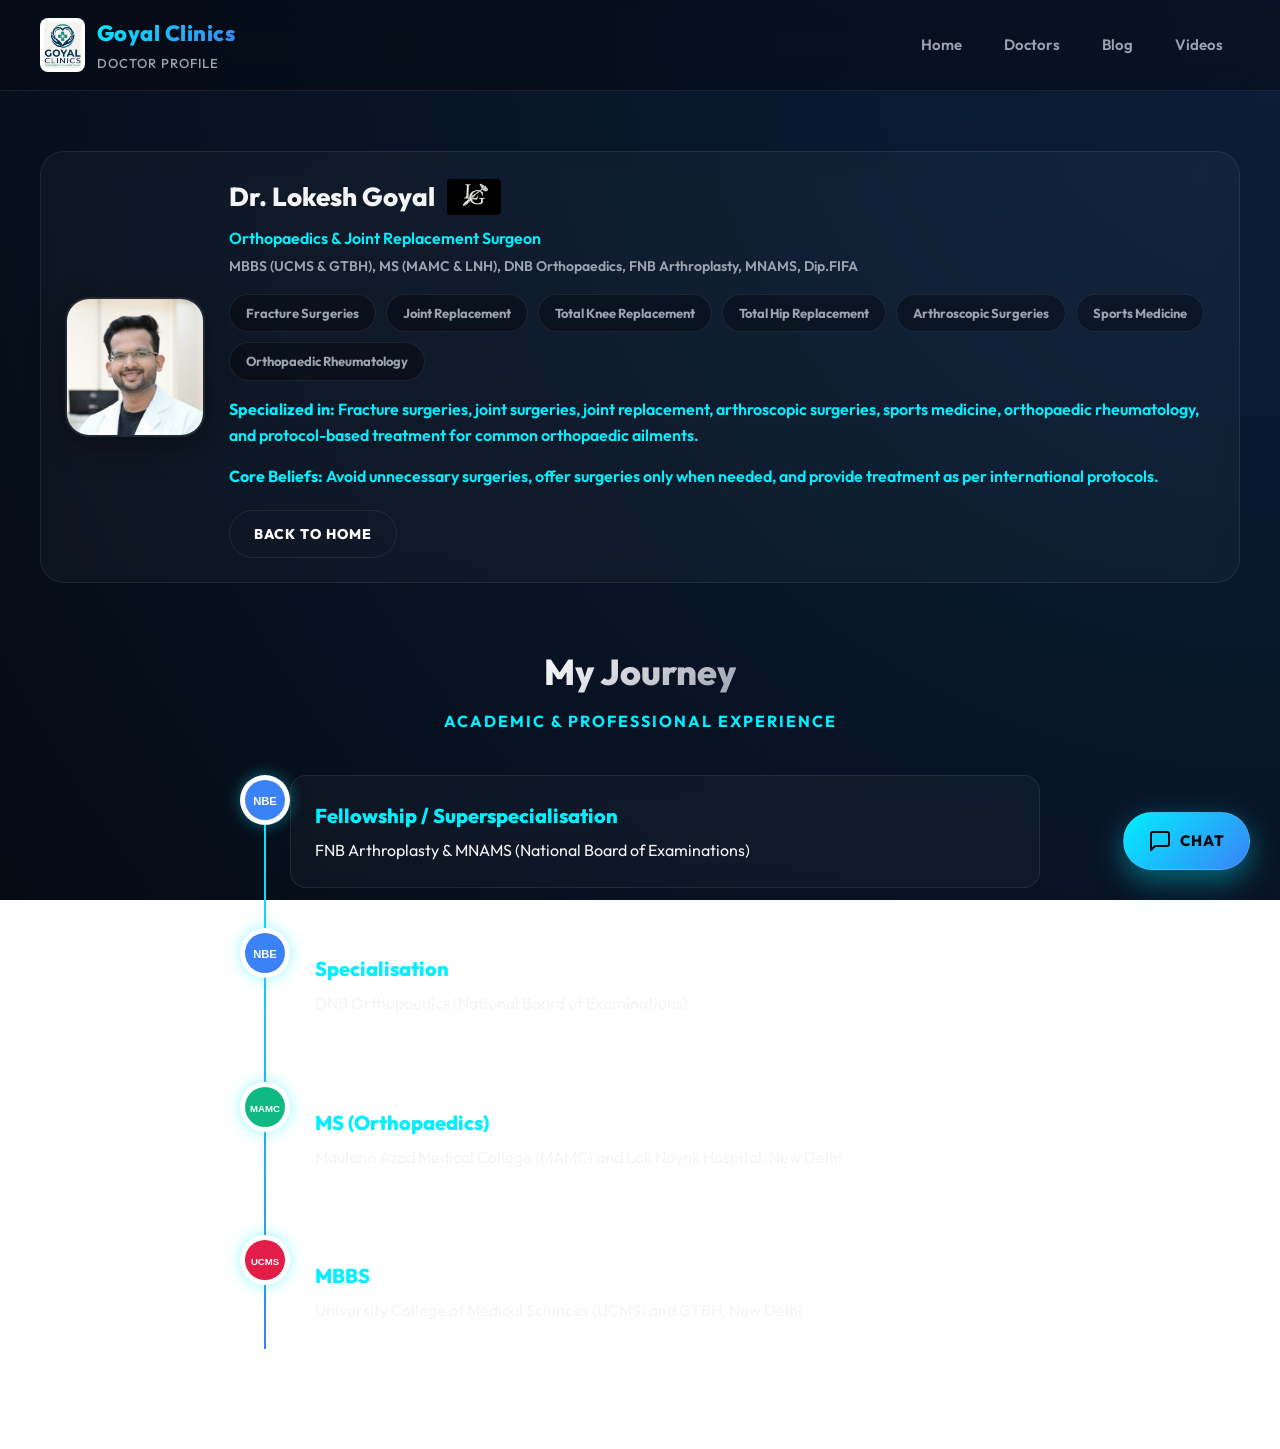
<file: dr-lokesh-goyal.html>
<!DOCTYPE html>
<html lang="en">
  <head>
    <meta charset="utf-8" />
    <meta name="viewport" content="width=device-width, initial-scale=1" />
    <title>Dr. Lokesh Goyal | Best Joint Replacement &amp; Orthopaedic Surgeon Delhi</title>
    <link rel="icon" type="image/png" href="css/IMG_4322.png" />
    <meta name="description" content="Consult Dr. Lokesh Goyal (ex-MAMC, UCMS, LNH) at Goyal Clinics for expert fracture surgeries, total knee/hip replacement, sports medicine, and protocol-based orthopaedic care." />
    <meta name="keywords" content="lokesh, joint replacement, orthopaedic, mamc, goyal clinic, goyal clinics, delhi" />
    <meta name="keywords" content="ex-MAMC orthopedic surgeon, ex-UCMS doctor Delhi, Lok Nayak Hospital orthopedic, joint replacement surgeon Delhi, knee replacement specialist, hip replacement, arthroscopic surgery, Dr Lokesh Goyal, best orthopaedic doctor" />
    <meta name="robots" content="index,follow,max-image-preview:large,max-snippet:-1,max-video-preview:-1" />
    <link rel="canonical" href="https://goyalclinics.com/dr-lokesh-goyal.html" />
    <meta property="og:title" content="Dr. Lokesh Goyal | Best Joint Replacement &amp; Orthopaedic Surgeon Delhi" />
    <meta property="og:description" content="Consult Dr. Lokesh Goyal at Goyal Clinics for expert fracture surgeries, total knee/hip replacement, sports medicine, and protocol-based orthopaedic care." />
    <meta property="og:type" content="profile" />
    <meta property="og:url" content="https://goyalclinics.com/dr-lokesh-goyal.html" />
    <meta property="og:image" content="https://goyalclinics.com/d2f0bde5-e0ec-4a04-abf2-1b982e907528.jpeg" />
    <meta name="twitter:card" content="summary_large_image" />
    <link rel="stylesheet" href="css/style.css" />
  </head>
  <body>
    <header>
      <div class="container topbar">
        <a href="/" class="logo">
          <img class="logo-icon" src="css/IMG_4322.png" alt="Goyal Clinics Logo" />
          <div class="logo-text">
            <strong>Goyal Clinics</strong>
            <span>Doctor profile</span>
          </div>
        </a>
        <button class="nav-toggle" type="button" aria-label="Open menu" aria-expanded="false" aria-controls="primary-nav">
          <svg viewBox="0 0 24 24" fill="none" aria-hidden="true">
            <path d="M4 7h16M4 12h16M4 17h16" stroke="currentColor" stroke-width="2" stroke-linecap="round"/>
          </svg>
        </button>
        <nav id="primary-nav" class="primary-nav" aria-label="Primary navigation">
          <a href="/">Home</a>
          <a href="doctors.html">Doctors</a>
          <a href="blog.html">Blog</a>
          <a href="videos.html">Videos</a>
        </nav>
      </div>
    </header>

    <main class="container">
      <section class="section">
        <div class="panel doctor-card">
          <div class="doctor-photo">
            <img src="d2f0bde5-e0ec-4a04-abf2-1b982e907528.jpeg" alt="Portrait of Dr. Lokesh Goyal" />
          </div>
          <div class="doctor-meta">
            <h4 style="display: flex; align-items: center; gap: 12px; margin-bottom: 8px;">
              Dr. Lokesh Goyal
              <img src="cc34825e-b6c7-42b4-8222-2d53e645066c.jpeg" alt="Doctor Logo" style="height: 36px; object-fit: contain; border-radius: 4px;" />
            </h4>
            <p style="margin-bottom: 4px;">Orthopaedics &amp; Joint Replacement Surgeon</p>
            <p style="font-size: 14px; font-weight: 600; color: var(--muted); margin-top: 0; margin-bottom: 16px;">
              MBBS (UCMS &amp; GTBH), MS (MAMC &amp; LNH), DNB Orthopaedics, FNB Arthroplasty, MNAMS, Dip.FIFA
            </p>
            <div class="pill-row">
              <span class="pill">Fracture Surgeries</span>
              <span class="pill">Joint Replacement</span>
              <span class="pill">Total Knee Replacement</span>
              <span class="pill">Total Hip Replacement</span>
              <span class="pill">Arthroscopic Surgeries</span>
              <span class="pill">Sports Medicine</span>
              <span class="pill">Orthopaedic Rheumatology</span>
            </div>
            <p class="muted" style="margin-top:16px;">
              <strong>Specialized in:</strong> Fracture surgeries, joint surgeries, joint replacement, arthroscopic surgeries, sports medicine, orthopaedic rheumatology, and protocol-based treatment for common orthopaedic ailments.
            </p>
            <p class="muted" style="margin-top:8px; margin-bottom:20px;">
              <strong>Core Beliefs:</strong> Avoid unnecessary surgeries, offer surgeries only when needed, and provide treatment as per international protocols.
            </p>
            <a class="know-more-link" href="/">Back to Home</a>
          </div>
        </div>
      
        <div class="section-title" style="margin-top: 60px;">
          <h3>My Journey</h3>
          <span>Academic &amp; Professional Experience</span>
        </div>
        
        <div class="timeline">
          <div class="timeline-item">
            <div class="timeline-dot">
              <img src="nbe_logo.svg" alt="NBE Logo" style="width: 40px; height: 40px;" />
            </div>
            <div class="timeline-content">
              <h4>Fellowship / Superspecialisation</h4>
              <p>FNB Arthroplasty &amp; MNAMS (National Board of Examinations)</p>
            </div>
          </div>

          <div class="timeline-item">
            <div class="timeline-dot">
              <img src="nbe_logo.svg" alt="NBE Logo" style="width: 40px; height: 40px;" />
            </div>
            <div class="timeline-content">
              <h4>Specialisation</h4>
              <p>DNB Orthopaedics (National Board of Examinations)</p>
            </div>
          </div>

          <div class="timeline-item">
            <div class="timeline-dot">
              <img src="mamc_logo.svg" alt="MAMC Logo" style="width: 40px; height: 40px;" />
            </div>
            <div class="timeline-content">
              <h4>MS (Orthopaedics)</h4>
              <p>Maulana Azad Medical College (MAMC) and Lok Nayak Hospital, New Delhi</p>
            </div>
          </div>

          <div class="timeline-item">
            <div class="timeline-dot">
              <img src="ucms_logo.svg" alt="UCMS Logo" style="width: 40px; height: 40px;" />
            </div>
            <div class="timeline-content">
              <h4>MBBS</h4>
              <p>University College of Medical Sciences (UCMS) and GTBH, New Delhi</p>
            </div>
          </div>
        </div>
      </section>
    </main>
  
    <a class="chat-float" href="https://wa.me/919910657311" target="_blank" rel="noopener noreferrer" aria-label="Chat with us">
      <svg width="24" height="24" viewBox="0 0 24 24" fill="none" stroke="currentColor" stroke-width="2" stroke-linecap="round" stroke-linejoin="round" style="margin-right: 8px;">
        <path d="M21 15a2 2 0 0 1-2 2H7l-4 4V5a2 2 0 0 1 2-2h14a2 2 0 0 1 2 2z"></path>
      </svg>
      Chat
    </a>
  </body>
  <script>
    (function () {
      const toggle = document.querySelector('.nav-toggle');
      const nav = document.getElementById('primary-nav');
      if (!toggle || !nav) return;
      function setOpen(open) {
        nav.classList.toggle('is-open', open);
        toggle.setAttribute('aria-expanded', String(open));
      }
      toggle.addEventListener('click', function () {
        setOpen(!nav.classList.contains('is-open'));
      });
      nav.addEventListener('click', function (e) {
        if (e.target && e.target.tagName === 'A') setOpen(false);
      });
      document.addEventListener('keydown', function (e) {
        if (e.key === 'Escape') setOpen(false);
      });
    })();
  </script>
</html>
</file>
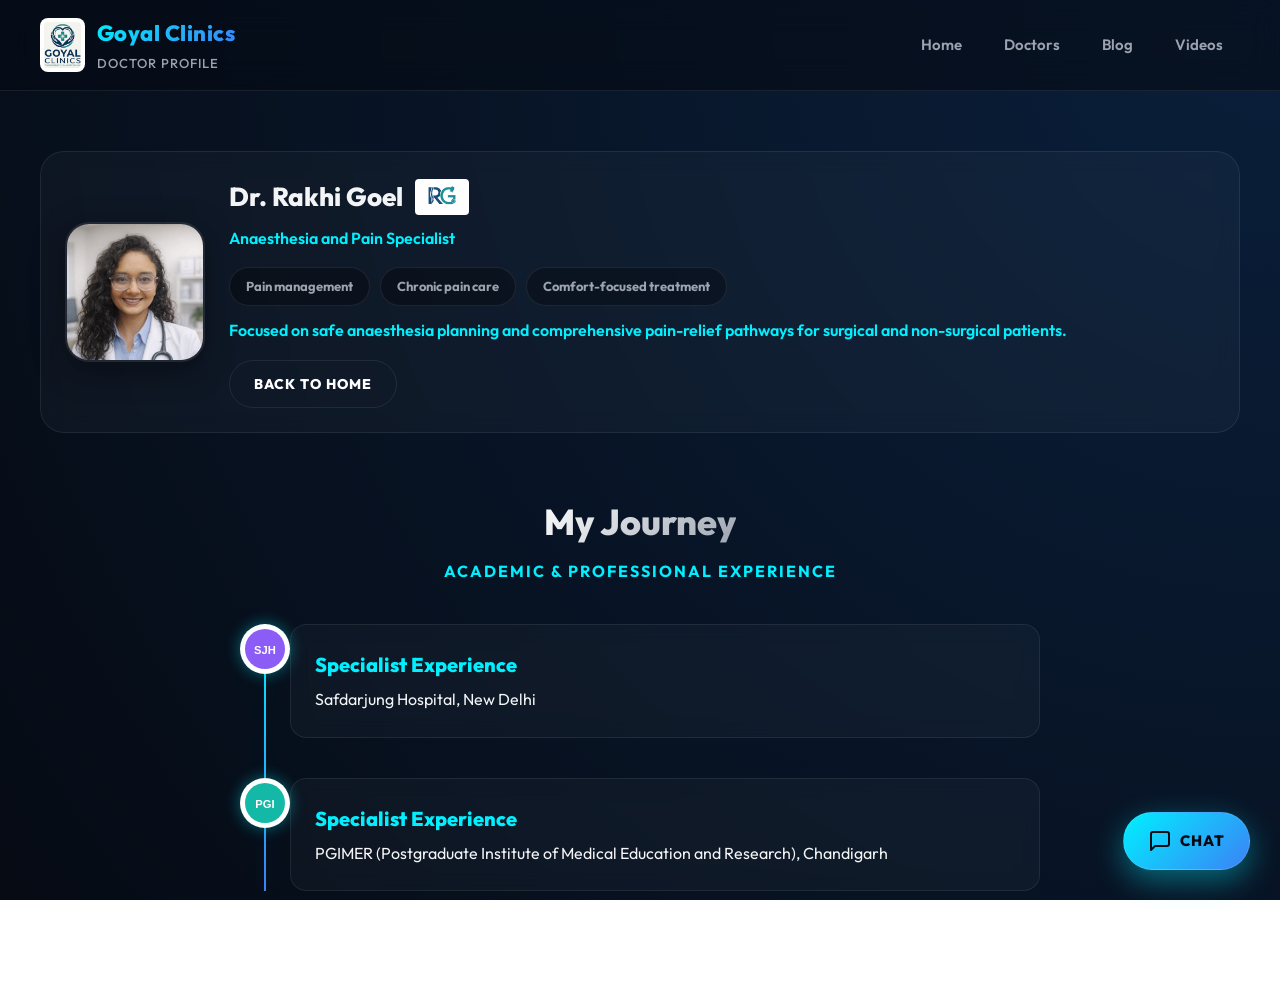
<file: dr-rakhi-goel.html>
<!DOCTYPE html>
<html lang="en">
  <head>
    <meta charset="utf-8" />
    <meta name="viewport" content="width=device-width, initial-scale=1" />
    <title>Dr. Rakhi Goel | Expert Pain Management &amp; Anaesthesia Specialist Delhi</title>
    <link rel="icon" type="image/png" href="css/IMG_4322.png" />
    <meta name="description" content="Find lasting relief from chronic pain, migraine, sciatica, and cancer pain with Dr. Rakhi Goel's (ex-Safdarjung, PGI Chandigarh) expert pain management treatments at Goyal Clinics." />
    <meta name="keywords" content="Rakhi, pain management, anaesthesia, mamc, goyal clinic, goyal clinics, delhi" />
    <meta name="keywords" content="ex-Safdarjung pain specialist, PGI Chandigarh pain doctor, pain management specialist Delhi, chronic back pain treatment, sciatica pain relief, migraine treatment, Dr Rakhi Goel" />
    <meta name="robots" content="index,follow,max-image-preview:large,max-snippet:-1,max-video-preview:-1" />
    <link rel="canonical" href="https://goyalclinics.com/dr-rakhi-goel.html" />
    <meta property="og:title" content="Dr. Rakhi Goel | Expert Pain Management &amp; Anaesthesia Specialist Delhi" />
    <meta property="og:description" content="Find lasting relief from chronic pain, migraine, sciatica, and cancer pain with Dr. Rakhi Goel's expert pain management treatments at Goyal Clinics." />
    <meta property="og:type" content="profile" />
    <meta property="og:url" content="https://goyalclinics.com/dr-rakhi-goel.html" />
    <meta property="og:image" content="https://goyalclinics.com/40e5b3c6-85bc-4a08-9d90-1cc1109232ba.jpeg" />
    <meta name="twitter:card" content="summary_large_image" />
    <link rel="stylesheet" href="css/style.css" />
  </head>
  <body>
    <header>
      <div class="container topbar">
        <a href="/" class="logo">
          <img class="logo-icon" src="css/IMG_4322.png" alt="Goyal Clinics Logo" />
          <div class="logo-text">
            <strong>Goyal Clinics</strong>
            <span>Doctor profile</span>
          </div>
        </a>
        <button class="nav-toggle" type="button" aria-label="Open menu" aria-expanded="false" aria-controls="primary-nav">
          <svg viewBox="0 0 24 24" fill="none" aria-hidden="true">
            <path d="M4 7h16M4 12h16M4 17h16" stroke="currentColor" stroke-width="2" stroke-linecap="round"/>
          </svg>
        </button>
        <nav id="primary-nav" class="primary-nav" aria-label="Primary navigation">
          <a href="/">Home</a>
          <a href="doctors.html">Doctors</a>
          <a href="blog.html">Blog</a>
          <a href="videos.html">Videos</a>
        </nav>
      </div>
    </header>

    <main class="container">
      <section class="section">
        <div class="panel doctor-card">
          <div class="doctor-photo">
            <img src="40e5b3c6-85bc-4a08-9d90-1cc1109232ba.jpeg" alt="Portrait of Dr. Rakhi Goel" />
          </div>
          <div class="doctor-meta">
            <h4 style="display: flex; align-items: center; gap: 12px; margin-bottom: 8px;">
              Dr. Rakhi Goel
              <img src="d4386554-5b5a-4e18-9446-1cc4657a4f17.jpeg" alt="Doctor Logo" style="height: 36px; object-fit: contain; border-radius: 4px;" />
            </h4>
            <p>Anaesthesia and Pain Specialist</p>
            <div class="pill-row">
              <span class="pill">Pain management</span>
              <span class="pill">Chronic pain care</span>
              <span class="pill">Comfort-focused treatment</span>
            </div>
            <p class="muted" style="margin-top:12px;">
              Focused on safe anaesthesia planning and comprehensive pain-relief pathways for surgical and
              non-surgical patients.
            </p>
            <a class="know-more-link" href="/">Back to Home</a>
          </div>
        </div>
      
        <div class="section-title" style="margin-top: 60px;">
          <h3>My Journey</h3>
          <span>Academic &amp; Professional Experience</span>
        </div>
        
        <div class="timeline">
          <div class="timeline-item">
            <div class="timeline-dot">
              <img src="safdarjung_logo.svg" alt="Safdarjung Logo" style="width: 40px; height: 40px;" />
            </div>
            <div class="timeline-content">
              <h4>Specialist Experience</h4>
              <p>Safdarjung Hospital, New Delhi</p>
            </div>
          </div>

          <div class="timeline-item">
            <div class="timeline-dot">
              <img src="pgi_logo.svg" alt="PGI Chandigarh Logo" style="width: 40px; height: 40px;" />
            </div>
            <div class="timeline-content">
              <h4>Specialist Experience</h4>
              <p>PGIMER (Postgraduate Institute of Medical Education and Research), Chandigarh</p>
            </div>
          </div>
        </div>
      </section>
    </main>
  
    <a class="chat-float" href="https://wa.me/919910657311" target="_blank" rel="noopener noreferrer" aria-label="Chat with us">
      <svg width="24" height="24" viewBox="0 0 24 24" fill="none" stroke="currentColor" stroke-width="2" stroke-linecap="round" stroke-linejoin="round" style="margin-right: 8px;">
        <path d="M21 15a2 2 0 0 1-2 2H7l-4 4V5a2 2 0 0 1 2-2h14a2 2 0 0 1 2 2z"></path>
      </svg>
      Chat
    </a>
  </body>
  <script>
    (function () {
      const toggle = document.querySelector('.nav-toggle');
      const nav = document.getElementById('primary-nav');
      if (!toggle || !nav) return;
      function setOpen(open) {
        nav.classList.toggle('is-open', open);
        toggle.setAttribute('aria-expanded', String(open));
      }
      toggle.addEventListener('click', function () {
        setOpen(!nav.classList.contains('is-open'));
      });
      nav.addEventListener('click', function (e) {
        if (e.target && e.target.tagName === 'A') setOpen(false);
      });
      document.addEventListener('keydown', function (e) {
        if (e.key === 'Escape') setOpen(false);
      });
    })();
  </script>
</html>
</file>
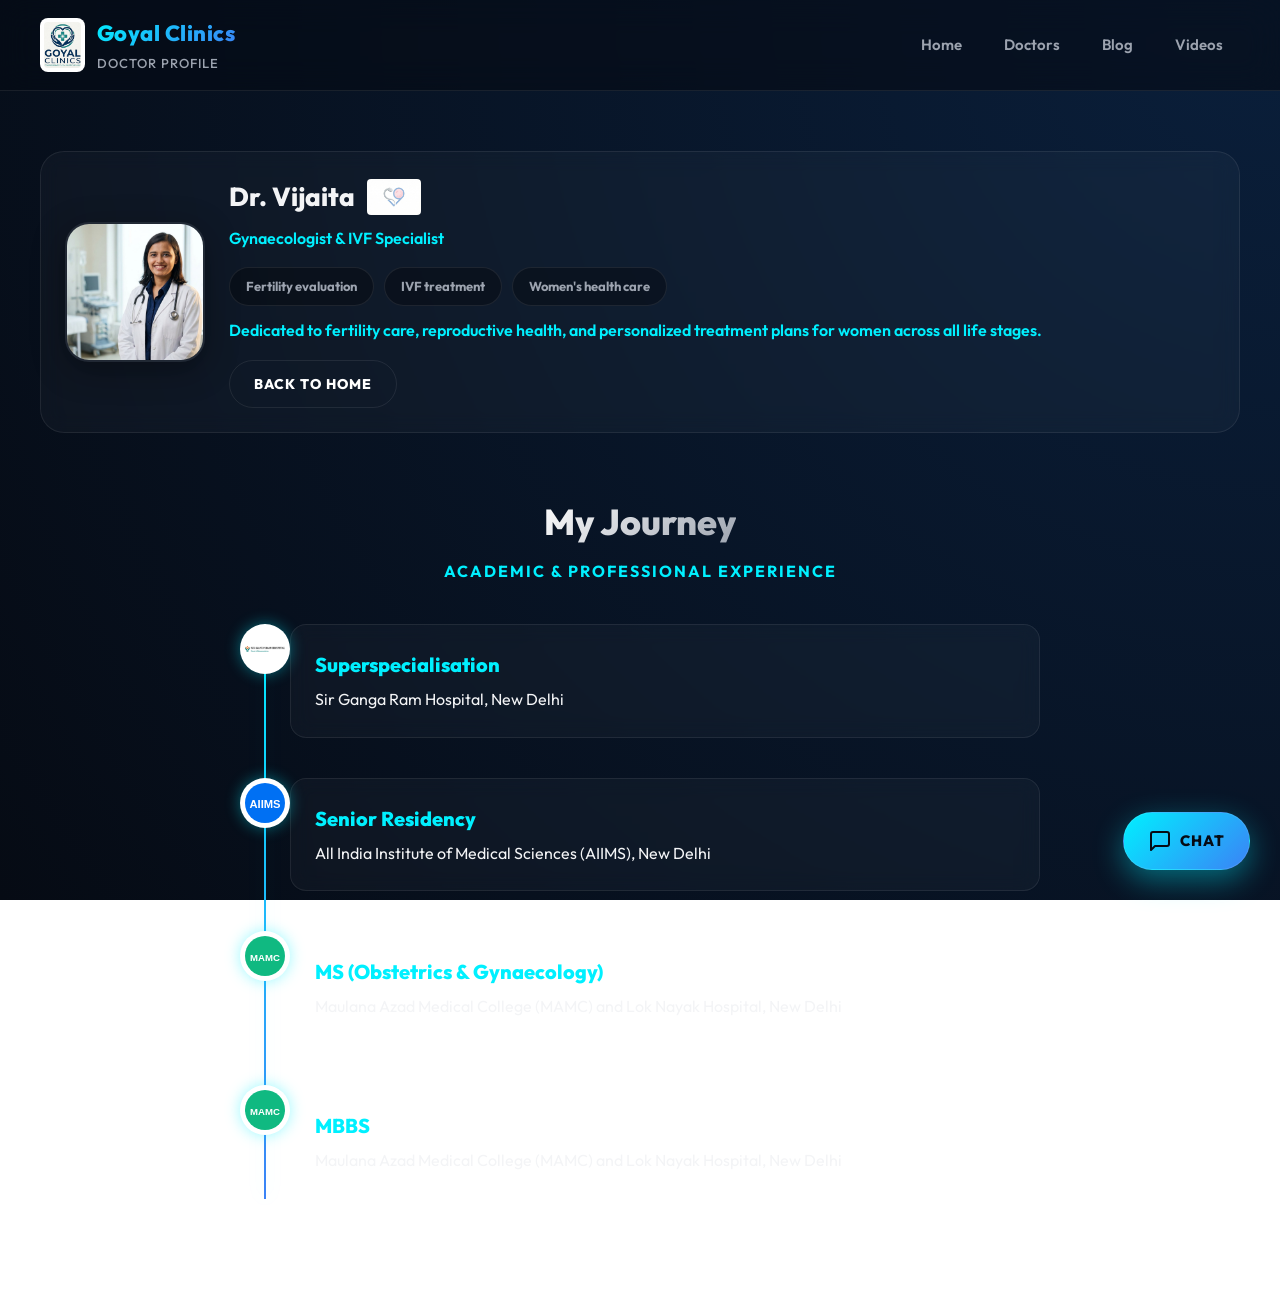
<file: dr-vijaita.html>
<!DOCTYPE html>
<html lang="en">
  <head>
    <meta charset="utf-8" />
    <meta name="viewport" content="width=device-width, initial-scale=1" />
    <title>Dr. Vijaita | IVF Specialist &amp; Top Gynaecologist in Delhi</title>
    <link rel="icon" type="image/png" href="css/IMG_4322.png" />
    <meta name="description" content="Book a consultation with Dr. Vijaita (ex-AIIMS, Gangaram, MAMC) for advanced IVF treatments, infertility diagnosis, laparoscopy, and comprehensive antenatal care at Goyal Clinics." />
    <meta name="keywords" content="vijaita, ivf, best ivf, ganga ram ivf, goyal clinic, goyal clinics, fertility, delhi" />
    <meta name="keywords" content="ex-AIIMS gynaecologist, ex-Gangaram IVF specialist, MAMC doctor Delhi, IVF specialist Delhi, infertility treatment, best gynaecologist, IUI, laparoscopy surgery, Dr Vijaita, antenatal care" />
    <meta name="robots" content="index,follow,max-image-preview:large,max-snippet:-1,max-video-preview:-1" />
    <link rel="canonical" href="https://goyalclinics.com/dr-vijaita.html" />
    <meta property="og:title" content="Dr. Vijaita | IVF Specialist &amp; Top Gynaecologist in Delhi" />
    <meta property="og:description" content="Book a consultation with Dr. Vijaita for advanced IVF treatments, infertility diagnosis, laparoscopy, and comprehensive antenatal care at Goyal Clinics." />
    <meta property="og:type" content="profile" />
    <meta property="og:url" content="https://goyalclinics.com/dr-vijaita.html" />
    <meta property="og:image" content="https://goyalclinics.com/ce05b0d8-c887-4ce3-b5c1-f48594f68617.jpeg" />
    <meta name="twitter:card" content="summary_large_image" />
    <link rel="stylesheet" href="css/style.css" />
  </head>
  <body>
    <header>
      <div class="container topbar">
        <a href="/" class="logo">
          <img class="logo-icon" src="css/IMG_4322.png" alt="Goyal Clinics Logo" />
          <div class="logo-text">
            <strong>Goyal Clinics</strong>
            <span>Doctor profile</span>
          </div>
        </a>
        <button class="nav-toggle" type="button" aria-label="Open menu" aria-expanded="false" aria-controls="primary-nav">
          <svg viewBox="0 0 24 24" fill="none" aria-hidden="true">
            <path d="M4 7h16M4 12h16M4 17h16" stroke="currentColor" stroke-width="2" stroke-linecap="round"/>
          </svg>
        </button>
        <nav id="primary-nav" class="primary-nav" aria-label="Primary navigation">
          <a href="/">Home</a>
          <a href="doctors.html">Doctors</a>
          <a href="blog.html">Blog</a>
          <a href="videos.html">Videos</a>
        </nav>
      </div>
    </header>

    <main class="container">
      <section class="section">
        <div class="panel doctor-card">
          <div class="doctor-photo">
            <img src="ce05b0d8-c887-4ce3-b5c1-f48594f68617.jpeg" alt="Portrait of Dr. Vijaita" />
          </div>
          <div class="doctor-meta">
            <h4 style="display: flex; align-items: center; gap: 12px; margin-bottom: 8px;">
              Dr. Vijaita
              <img src="f804f0cf-9015-488f-8022-738da0184d7d.jpeg" alt="Doctor Logo" style="height: 36px; object-fit: contain; border-radius: 4px;" />
            </h4>
            <p>Gynaecologist &amp; IVF Specialist</p>
            <div class="pill-row">
              <span class="pill">Fertility evaluation</span>
              <span class="pill">IVF treatment</span>
              <span class="pill">Women&apos;s health care</span>
            </div>
            <p class="muted" style="margin-top:12px;">
              Dedicated to fertility care, reproductive health, and personalized treatment plans for women
              across all life stages.
            </p>
            <a class="know-more-link" href="/">Back to Home</a>
          </div>
        </div>

<div class="section-title" style="margin-top: 60px;">
          <h3>My Journey</h3>
          <span>Academic &amp; Professional Experience</span>
        </div>
        
        <div class="timeline">
          <div class="timeline-item">
            <div class="timeline-dot">
              <img src="sgrh_logo.webp" alt="Sir Ganga Ram Hospital Logo" style="width: 40px; height: 40px;" />
            </div>
            <div class="timeline-content">
              <h4>Superspecialisation</h4>
              <p>Sir Ganga Ram Hospital, New Delhi</p>
            </div>
          </div>

          <div class="timeline-item">
            <div class="timeline-dot">
              <img src="aiims_logo.svg" alt="AIIMS Logo" style="width: 40px; height: 40px;" />
            </div>
            <div class="timeline-content">
              <h4>Senior Residency</h4>
              <p>All India Institute of Medical Sciences (AIIMS), New Delhi</p>
            </div>
          </div>

          <div class="timeline-item">
            <div class="timeline-dot">
              <img src="mamc_logo.svg" alt="MAMC Logo" style="width: 40px; height: 40px;" />
            </div>
            <div class="timeline-content">
              <h4>MS (Obstetrics &amp; Gynaecology)</h4>
              <p>Maulana Azad Medical College (MAMC) and Lok Nayak Hospital, New Delhi</p>
            </div>
          </div>

          <div class="timeline-item">
            <div class="timeline-dot">
              <img src="mamc_logo.svg" alt="MAMC Logo" style="width: 40px; height: 40px;" />
            </div>
            <div class="timeline-content">
              <h4>MBBS</h4>
              <p>Maulana Azad Medical College (MAMC) and Lok Nayak Hospital, New Delhi</p>
            </div>
          </div>
        </div>
      </section>
    </main>
  
    <a class="chat-float" href="https://wa.me/919910657311" target="_blank" rel="noopener noreferrer" aria-label="Chat with us">
      <svg width="24" height="24" viewBox="0 0 24 24" fill="none" stroke="currentColor" stroke-width="2" stroke-linecap="round" stroke-linejoin="round" style="margin-right: 8px;">
        <path d="M21 15a2 2 0 0 1-2 2H7l-4 4V5a2 2 0 0 1 2-2h14a2 2 0 0 1 2 2z"></path>
      </svg>
      Chat
    </a>
  </body>
  <script>
    (function () {
      const toggle = document.querySelector('.nav-toggle');
      const nav = document.getElementById('primary-nav');
      if (!toggle || !nav) return;
      function setOpen(open) {
        nav.classList.toggle('is-open', open);
        toggle.setAttribute('aria-expanded', String(open));
      }
      toggle.addEventListener('click', function () {
        setOpen(!nav.classList.contains('is-open'));
      });
      nav.addEventListener('click', function (e) {
        if (e.target && e.target.tagName === 'A') setOpen(false);
      });
      document.addEventListener('keydown', function (e) {
        if (e.key === 'Escape') setOpen(false);
      });
    })();
  </script>
</html>
</file>
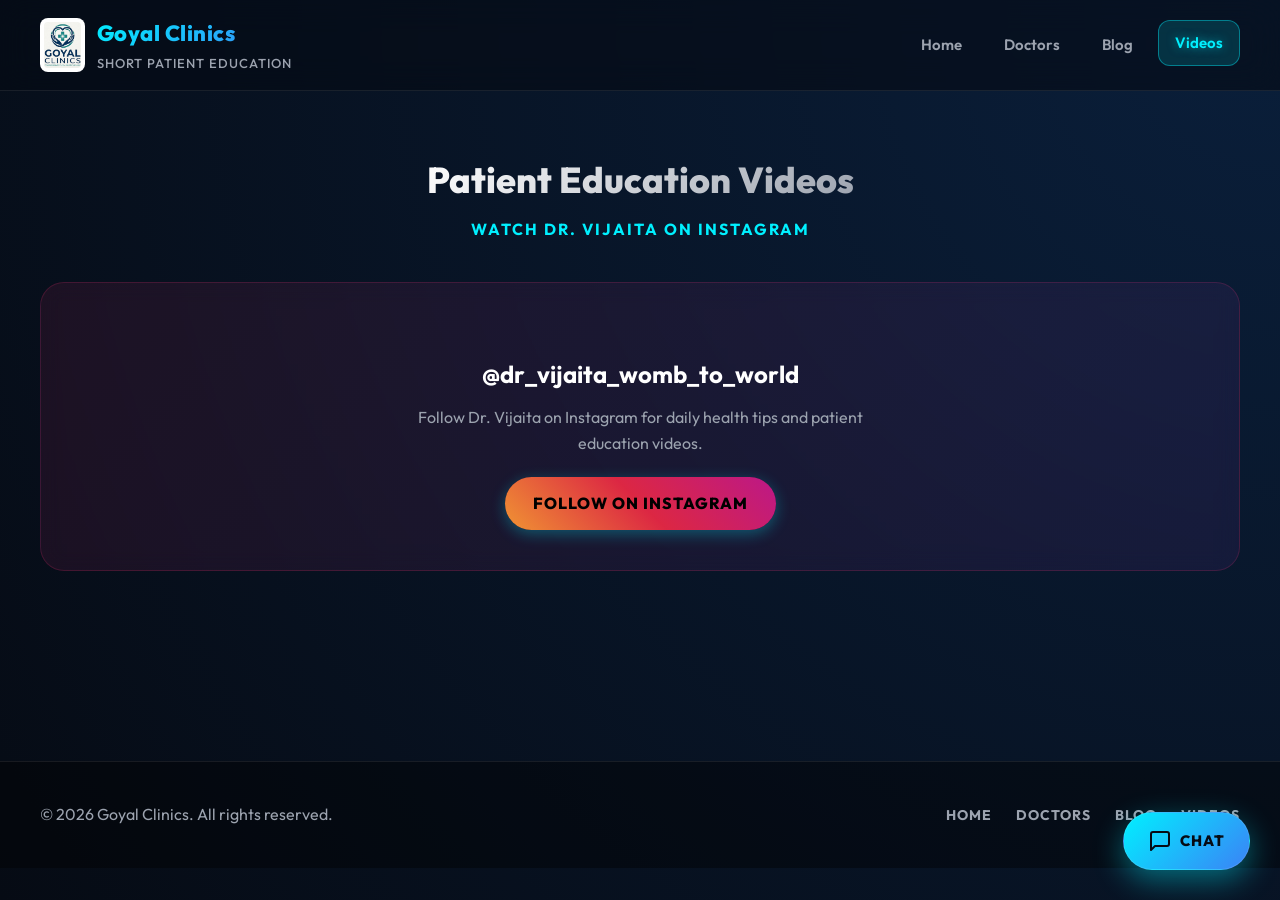
<file: videos.html>
<!DOCTYPE html>
<html lang="en">
  <head>
    <meta charset="utf-8" />
    <meta name="viewport" content="width=device-width, initial-scale=1" />
    <title>Videos | Goyal Clinics</title>
    <link rel="icon" type="image/png" href="css/IMG_4322.png" />
    <meta name="description" content="Watch patient education and clinic videos from Goyal Clinics, Delhi: IVF, infertility, joint replacement, and pain management." />
    <meta name="robots" content="index,follow,max-image-preview:large,max-snippet:-1,max-video-preview:-1" />
    <link rel="canonical" href="https://goyalclinics.com/videos.html" />
    <meta property="og:title" content="Videos | Goyal Clinics" />
    <meta property="og:description" content="Watch patient education and clinic videos from Goyal Clinics, Delhi." />
    <meta property="og:type" content="website" />
    <meta property="og:url" content="https://goyalclinics.com/videos.html" />
    <meta property="og:image" content="https://goyalclinics.com/40e5b3c6-85bc-4a08-9d90-1cc1109232ba.jpeg" />
    <meta name="twitter:card" content="summary_large_image" />
    <link rel="stylesheet" href="css/style.css" />
  </head>
  <body>
    <header>
      <div class="container topbar">
        <a href="/" class="logo">
          <img class="logo-icon" src="css/IMG_4322.png" alt="Goyal Clinics Logo" />
          <div class="logo-text">
            <strong>Goyal Clinics</strong>
            <span>Short patient education</span>
          </div>
        </a>
        <button class="nav-toggle" type="button" aria-label="Open menu" aria-expanded="false" aria-controls="primary-nav">
          <svg viewBox="0 0 24 24" fill="none" aria-hidden="true">
            <path d="M4 7h16M4 12h16M4 17h16" stroke="currentColor" stroke-width="2" stroke-linecap="round"/>
          </svg>
        </button>
        <nav id="primary-nav" class="primary-nav" aria-label="Primary navigation">
          <a href="/">Home</a>
          <a href="doctors.html">Doctors</a>
          <a href="blog.html">Blog</a>
          <a href="videos.html" aria-current="page">Videos</a>
        </nav>
      </div>
    </header>

    <main class="container">
      <section class="section">
        <div class="section-title">
          <h3>Patient Education Videos</h3>
          <span>Watch Dr. Vijaita on Instagram</span>
        </div>
        
        <div class="panel" style="text-align: center; padding: 40px 20px; background: linear-gradient(135deg, rgba(225, 48, 108, 0.1), rgba(131, 58, 180, 0.1)); border: 1px solid rgba(225, 48, 108, 0.2); margin-bottom: 40px;">
          <h4 style="font-size: 24px; margin-bottom: 12px; color: #fff;">@dr_vijaita_womb_to_world</h4>
          <p class="muted" style="max-width: 500px; margin: 0 auto 20px; font-size: 16px;">
            Follow Dr. Vijaita on Instagram for daily health tips and patient education videos.
          </p>
          <a class="btn btn-primary" href="https://www.instagram.com/dr_vijaita_womb_to_world/" target="_blank" rel="noopener noreferrer" style="background: linear-gradient(45deg, #f09433, #dc2743, #bc1888); border: none;">
            Follow on Instagram
          </a>
        </div>

        <div style="display: grid; grid-template-columns: repeat(auto-fit, minmax(320px, 1fr)); gap: 30px; align-items: start;">
          <blockquote class="instagram-media" data-instgrm-permalink="https://www.instagram.com/reel/DX8KyUApDZ2/?utm_source=ig_embed&amp;utm_campaign=loading" data-instgrm-version="14" style="background:#FFF; border:0; border-radius:12px; box-shadow:0 0 1px 0 rgba(0,0,0,0.5),0 1px 10px 0 rgba(0,0,0,0.15); margin: 0 auto; max-width:100%; min-width:326px; padding:0; width:100%;"></blockquote>
          
          <blockquote class="instagram-media" data-instgrm-permalink="https://www.instagram.com/reel/DYBXYcPp24G/?utm_source=ig_embed&amp;utm_campaign=loading" data-instgrm-version="14" style="background:#FFF; border:0; border-radius:12px; box-shadow:0 0 1px 0 rgba(0,0,0,0.5),0 1px 10px 0 rgba(0,0,0,0.15); margin: 0 auto; max-width:100%; min-width:326px; padding:0; width:100%;"></blockquote>
          
          <blockquote class="instagram-media" data-instgrm-permalink="https://www.instagram.com/reel/DXjzMylAtrL/?utm_source=ig_embed&amp;utm_campaign=loading" data-instgrm-version="14" style="background:#FFF; border:0; border-radius:12px; box-shadow:0 0 1px 0 rgba(0,0,0,0.5),0 1px 10px 0 rgba(0,0,0,0.15); margin: 0 auto; max-width:100%; min-width:326px; padding:0; width:100%;"></blockquote>
          
          <blockquote class="instagram-media" data-instgrm-permalink="https://www.instagram.com/reel/DXdPWahiVkQ/?utm_source=ig_embed&amp;utm_campaign=loading" data-instgrm-version="14" style="background:#FFF; border:0; border-radius:12px; box-shadow:0 0 1px 0 rgba(0,0,0,0.5),0 1px 10px 0 rgba(0,0,0,0.15); margin: 0 auto; max-width:100%; min-width:326px; padding:0; width:100%;"></blockquote>
        </div>
      </section>
    </main>

    <footer>
      <div class="container footer-row">
        <div>© 2026 Goyal Clinics. All rights reserved.</div>
        <div class="small-links" aria-label="Quick links">
          <a href="/">Home</a>
          <a href="doctors.html">Doctors</a>
          <a href="blog.html">Blog</a>
          <a href="videos.html">Videos</a>
        </div>
      </div>
    </footer>
    <script async src="https://www.instagram.com/embed.js"></script>
  
    <a class="chat-float" href="https://wa.me/919910657311" target="_blank" rel="noopener noreferrer" aria-label="Chat with us">
      <svg width="24" height="24" viewBox="0 0 24 24" fill="none" stroke="currentColor" stroke-width="2" stroke-linecap="round" stroke-linejoin="round" style="margin-right: 8px;">
        <path d="M21 15a2 2 0 0 1-2 2H7l-4 4V5a2 2 0 0 1 2-2h14a2 2 0 0 1 2 2z"></path>
      </svg>
      Chat
    </a>
  </body>
  <script>
    (function () {
      const toggle = document.querySelector('.nav-toggle');
      const nav = document.getElementById('primary-nav');
      if (!toggle || !nav) return;
      function setOpen(open) {
        nav.classList.toggle('is-open', open);
        toggle.setAttribute('aria-expanded', String(open));
      }
      toggle.addEventListener('click', function () {
        setOpen(!nav.classList.contains('is-open'));
      });
      nav.addEventListener('click', function (e) {
        if (e.target && e.target.tagName === 'A') setOpen(false);
      });
      document.addEventListener('keydown', function (e) {
        if (e.key === 'Escape') setOpen(false);
      });
    })();
  </script>
</html>
</file>
<file: css/style.css>
@import url('https://fonts.googleapis.com/css2?family=Outfit:wght@300;400;500;600;700;800&display=swap');

:root {
  --bg: #060B14;
  --bg-gradient: radial-gradient(circle at top right, #0a1f3b 0%, #060B14 100%);
  --panel: rgba(255, 255, 255, 0.03);
  --panel-hover: rgba(255, 255, 255, 0.06);
  --panel-glass: rgba(6, 11, 20, 0.6);
  --text: #F3F4F6;
  --muted: #9CA3AF;
  --brand: #00F0FF;
  --brand-dim: rgba(0, 240, 255, 0.15);
  --brand-2: #3B82F6;
  --border: rgba(255, 255, 255, 0.08);
  --border-glow: rgba(0, 240, 255, 0.4);
  --shadow: 0 8px 32px 0 rgba(0, 0, 0, 0.37);
  --glow-shadow: 0 0 20px rgba(0, 240, 255, 0.15);
}

* {
  box-sizing: border-box;
}

html,
body {
  height: 100%;
}

body {
  margin: 0;
  font-family: 'Outfit', sans-serif;
  background: var(--bg-gradient);
  background-attachment: fixed;
  color: var(--text);
  line-height: 1.6;
  -webkit-font-smoothing: antialiased;
}

a {
  color: inherit;
  text-decoration: none;
  transition: all 0.3s ease;
}

img {
  max-width: 100%;
  height: auto;
  display: block;
}

.container {
  width: min(1200px, calc(100% - 40px));
  margin: 0 auto;
}

header {
  position: sticky;
  top: 0;
  z-index: 100;
  backdrop-filter: blur(16px);
  -webkit-backdrop-filter: blur(16px);
  background: var(--panel-glass);
  border-bottom: 1px solid var(--border);
  transition: all 0.3s ease;
}

.topbar {
  display: flex;
  align-items: center;
  justify-content: space-between;
  gap: 16px;
  padding: 16px 0;
}

.nav-toggle {
  display: none;
  align-items: center;
  justify-content: center;
  width: 44px;
  height: 44px;
  border-radius: 14px;
  border: 1px solid var(--border);
  background: rgba(255, 255, 255, 0.04);
  color: #fff;
  cursor: pointer;
  transition: all 0.2s ease;
}

.nav-toggle:hover {
  border-color: var(--border-glow);
  box-shadow: var(--glow-shadow);
  transform: translateY(-1px);
}

.nav-toggle:active {
  transform: translateY(0);
}

.nav-toggle svg {
  width: 22px;
  height: 22px;
}

.primary-nav {
  display: flex;
}

.primary-nav.is-open {
  display: flex;
}



.logo strong {
  font-size: 22px;
  font-weight: 800;
  letter-spacing: 0.5px;
  background: linear-gradient(135deg, var(--brand), var(--brand-2));
  -webkit-background-clip: text;
  -webkit-text-fill-color: transparent;
}

.logo span {
  font-size: 13px;
  color: var(--muted);
  font-weight: 500;
  text-transform: uppercase;
  letter-spacing: 1px;
}

nav {
  display: flex;
  gap: 8px;
  flex-wrap: wrap;
  justify-content: flex-end;
}

nav a {
  padding: 10px 16px;
  border-radius: 12px;
  border: 1px solid transparent;
  color: var(--muted);
  font-weight: 600;
  font-size: 15px;
  transition: all 0.3s cubic-bezier(0.4, 0, 0.2, 1);
}

nav a:hover, nav a[aria-current="page"] {
  background: var(--brand-dim);
  border-color: var(--border-glow);
  color: var(--brand);
  text-shadow: 0 0 10px rgba(0, 240, 255, 0.5);
  transform: translateY(-2px);
}

.hero {
  padding: 60px 0 40px;
}

.hero-grid {
  display: grid;
  grid-template-columns: 1.2fr 0.8fr;
  gap: 24px;
  align-items: stretch;
}

.hero-card {
  background: var(--panel);
  backdrop-filter: blur(10px);
  border: 1px solid var(--border);
  border-radius: 24px;
  box-shadow: var(--shadow);
  padding: 40px;
  position: relative;
  overflow: hidden;
  transition: transform 0.3s ease, box-shadow 0.3s ease;
}

.hero-card::before {
  content: '';
  position: absolute;
  top: -50%;
  left: -50%;
  width: 200%;
  height: 200%;
  background: radial-gradient(circle, var(--brand-dim) 0%, transparent 50%);
  opacity: 0.3;
  pointer-events: none;
}

.hero-card:hover {
  transform: translateY(-5px);
  box-shadow: var(--glow-shadow);
  border-color: rgba(255, 255, 255, 0.15);
}

.hero h2 {
  margin: 0 0 16px;
  font-size: clamp(28px, 3.5vw, 48px);
  line-height: 1.2;
  font-weight: 800;
  color: #fff;
}

.hero p {
  margin: 0 0 24px;
  color: var(--muted);
  font-size: 18px;
}

.stats-grid {
  margin-top: 30px;
  display: grid;
  grid-template-columns: repeat(3, minmax(0, 1fr));
  gap: 16px;
}

.stat-card {
  border: 1px solid var(--border);
  background: rgba(0, 0, 0, 0.2);
  border-radius: 16px;
  padding: 20px;
  text-align: center;
  transition: all 0.3s ease;
}

.stat-card:hover {
  border-color: var(--brand);
  background: var(--brand-dim);
  transform: scale(1.05);
}

.stat-card strong {
  display: block;
  font-size: 32px;
  font-weight: 800;
  line-height: 1;
  background: linear-gradient(135deg, var(--brand), #fff);
  -webkit-background-clip: text;
  -webkit-text-fill-color: transparent;
}

.stat-card span {
  display: block;
  margin-top: 8px;
  font-size: 13px;
  color: var(--muted);
  font-weight: 600;
  text-transform: uppercase;
  letter-spacing: 0.5px;
}

.institute-marquee {
  margin-top: 40px;
  border-top: 1px solid var(--border);
  padding-top: 30px;
  overflow: hidden;
  mask-image: linear-gradient(to right, transparent, black 15%, black 85%, transparent);
}

.institute-track {
  display: flex;
  gap: 16px;
  width: max-content;
  animation: scroll-institutes 30s linear infinite;
}

.institute-logo {
  display: inline-flex;
  align-items: center;
  justify-content: center;
  white-space: nowrap;
  padding: 12px 24px;
  border-radius: 999px;
  border: 1px solid var(--border);
  background: rgba(0, 0, 0, 0.3);
  color: var(--muted);
  font-size: 14px;
  font-weight: 700;
  letter-spacing: 0.5px;
  transition: all 0.3s ease;
}

.institute-logo:hover {
  color: #fff;
  border-color: var(--brand);
  background: var(--brand-dim);
  box-shadow: var(--glow-shadow);
}

@keyframes scroll-institutes {
  from { transform: translateX(0); }
  to { transform: translateX(-50%); }
}

.hero-badges {
  display: flex;
  gap: 12px;
  flex-wrap: wrap;
  margin-top: 24px;
}

.badge {
  border: 1px solid var(--border);
  background: var(--panel);
  padding: 12px 16px;
  border-radius: 16px;
  font-weight: 700;
  font-size: 14px;
  color: var(--text);
}

.cta-card {
  display: flex;
  flex-direction: column;
  gap: 16px;
  justify-content: center;
}

.btn-row {
  display: flex;
  gap: 16px;
  flex-wrap: wrap;
  margin-top: 10px;
}

.btn {
  display: inline-flex;
  align-items: center;
  justify-content: center;
  gap: 8px;
  padding: 14px 28px;
  border-radius: 999px;
  border: 1px solid transparent;
  font-weight: 800;
  font-size: 16px;
  cursor: pointer;
  transition: all 0.3s cubic-bezier(0.4, 0, 0.2, 1);
  text-transform: uppercase;
  letter-spacing: 1px;
}

.btn-primary {
  background: linear-gradient(135deg, var(--brand), var(--brand-2));
  color: #000;
  box-shadow: 0 4px 15px rgba(0, 240, 255, 0.3);
}

.btn-primary:hover {
  transform: translateY(-3px) scale(1.02);
  box-shadow: 0 8px 25px rgba(0, 240, 255, 0.5);
}

.btn-secondary {
  background: rgba(255, 255, 255, 0.05);
  color: #fff;
  border-color: rgba(255, 255, 255, 0.2);
}

.btn-secondary:hover {
  background: rgba(255, 255, 255, 0.1);
  border-color: #fff;
  transform: translateY(-3px);
}

.section {
  padding: 60px 0;
}

.hero-banner {
  margin-top: 40px;
  border: 1px solid rgba(255, 255, 255, 0.1);
  border-radius: 32px;
  overflow: hidden;
  background: linear-gradient(105deg, rgba(6, 11, 20, 0.95) 0%, rgba(6, 11, 20, 0.6) 100%),
    url("../ce05b0d8-c887-4ce3-b5c1-f48594f68617.jpeg");
  background-size: cover;
  background-position: center;
  box-shadow: var(--shadow);
  position: relative;
}

.hero-banner::after {
  content: '';
  position: absolute;
  top: 0; left: 0; right: 0; bottom: 0;
  background: linear-gradient(180deg, transparent 50%, rgba(6, 11, 20, 0.8) 100%);
  pointer-events: none;
}

.hero-banner-content {
  padding: clamp(40px, 6vw, 80px);
  max-width: 800px;
  position: relative;
  z-index: 1;
}

.hero-kicker {
  display: table;
  margin: 0 auto 16px;
  padding: 6px 16px;
  border-radius: 999px;
  border: 1px solid var(--border-glow);
  background: var(--brand-dim);
  color: var(--brand);
  font-size: 13px;
  font-weight: 800;
  text-transform: uppercase;
  letter-spacing: 1.5px;
  text-align: center;
}

.hero-banner h1 {
  margin: 0;
  line-height: 1.1;
  font-size: clamp(36px, 5vw, 64px);
  font-weight: 800;
  text-shadow: 0 4px 12px rgba(0, 0, 0, 0.5);
}

.hero-banner p {
  margin: 20px 0 32px;
  color: #D1D5DB;
  font-size: 20px;
  max-width: 600px;
}

.section-title {
  display: flex;
  flex-direction: column;
  align-items: center;
  text-align: center;
  margin-bottom: 40px;
}

.section-title h3 {
  margin: 0 0 8px;
  font-size: 36px;
  font-weight: 800;
  background: linear-gradient(135deg, #fff, var(--muted));
  -webkit-background-clip: text;
  -webkit-text-fill-color: transparent;
}

.section-title span {
  color: var(--brand);
  font-size: 16px;
  font-weight: 700;
  text-transform: uppercase;
  letter-spacing: 2px;
}

.grid-3 {
  display: grid;
  grid-template-columns: repeat(3, 1fr);
  gap: 24px;
}

.top-doctor-card {
  display: flex;
  flex-direction: column;
  background: var(--panel);
  border: 1px solid var(--border);
  border-radius: 24px;
  padding: 20px;
  transition: all 0.4s cubic-bezier(0.175, 0.885, 0.32, 1.275);
}

.top-doctor-card:hover {
  transform: translateY(-10px);
  border-color: rgba(255, 255, 255, 0.2);
  box-shadow: 0 20px 40px rgba(0, 0, 0, 0.4), 0 0 20px rgba(0, 240, 255, 0.1);
  background: var(--panel-hover);
}

.top-doctor-image {
  width: 100%;
  aspect-ratio: 1 / 1;
  height: auto;
  object-fit: cover;
  object-position: center top;
  border-radius: 16px;
  border: 1px solid var(--border);
  margin-bottom: 20px;
  transition: transform 0.5s ease;
}

.top-doctor-card:hover .top-doctor-image {
  transform: scale(1.02);
}

.top-doctor-card h4 {
  margin: 0 0 12px;
  font-size: 24px;
  font-weight: 700;
}

.panel {
  background: var(--panel);
  border: 1px solid var(--border);
  border-radius: 24px;
  padding: 30px;
  backdrop-filter: blur(10px);
  transition: all 0.3s ease;
}

.service {
  text-align: center;
}

.service:hover {
  border-color: var(--brand);
  box-shadow: var(--glow-shadow);
  transform: translateY(-5px);
}

.service h4 {
  margin: 0 0 12px;
  font-size: 22px;
  font-weight: 700;
}

.service p {
  margin: 0 0 20px;
  color: var(--muted);
  font-size: 16px;
}

.doctor-card {
  display: grid;
  grid-template-columns: 140px 1fr;
  gap: 24px;
  align-items: center;
  padding: 24px;
}

.doctor-card:hover {
  border-color: rgba(255, 255, 255, 0.2);
  background: var(--panel-hover);
}

.doctor-photo {
  width: 140px;
  height: 140px;
  border-radius: 24px;
  overflow: hidden;
  border: 2px solid var(--border);
  background: var(--panel-2);
  box-shadow: var(--shadow);
}

.doctor-photo img {
  width: 100%;
  height: 100%;
  object-fit: cover;
  object-position: center top;
}

.doctor-meta h4 {
  margin: 0 0 8px;
  font-size: 26px;
  font-weight: 800;
}

.doctor-meta p {
  margin: 0 0 16px;
  color: var(--brand);
  font-size: 16px;
  font-weight: 600;
}

.pill-row {
  display: flex;
  gap: 10px;
  flex-wrap: wrap;
}

.pill {
  border: 1px solid var(--border);
  background: rgba(0, 0, 0, 0.3);
  padding: 8px 16px;
  border-radius: 999px;
  font-size: 13px;
  font-weight: 700;
  color: var(--muted);
  transition: all 0.3s ease;
}

.pill:hover {
  color: #fff;
  border-color: var(--brand);
  box-shadow: 0 0 10px rgba(0, 240, 255, 0.2);
}

.know-more-link {
  display: inline-flex;
  align-items: center;
  justify-content: center;
  gap: 8px;
  padding: 12px 24px;
  border-radius: 999px;
  border: 1px solid var(--border);
  background: transparent;
  color: #fff;
  font-size: 14px;
  font-weight: 800;
  text-transform: uppercase;
  letter-spacing: 1px;
  transition: all 0.3s ease;
}

.know-more-link:hover {
  background: var(--brand);
  border-color: var(--brand);
  color: #000;
  box-shadow: 0 4px 15px rgba(0, 240, 255, 0.4);
}

.review-card p {
  margin: 0 0 20px;
  color: var(--text);
  font-size: 18px;
  font-style: italic;
  line-height: 1.8;
}

.review-card strong {
  font-size: 16px;
  color: var(--brand);
}

.testimonial-carousel {
  display: grid;
  grid-template-columns: auto 1fr auto;
  gap: 20px;
  align-items: center;
}

.testimonial-viewport {
  overflow: hidden;
}

.testimonial-track {
  display: flex;
  transition: transform 0.6s cubic-bezier(0.25, 1, 0.5, 1);
}

.testimonial-slide {
  min-width: 100%;
}

.carousel-btn {
  width: 50px;
  height: 50px;
  border-radius: 999px;
  border: 1px solid var(--border);
  background: var(--panel);
  color: #fff;
  font-size: 28px;
  line-height: 1;
  cursor: pointer;
  transition: all 0.3s ease;
  display: flex;
  align-items: center;
  justify-content: center;
}

.carousel-btn:hover {
  background: var(--brand);
  color: #000;
  border-color: var(--brand);
  transform: scale(1.1);
}

.carousel-dots {
  display: flex;
  justify-content: center;
  gap: 12px;
  margin-top: 24px;
}

.dot {
  width: 10px;
  height: 10px;
  border-radius: 999px;
  border: 0;
  background: rgba(255, 255, 255, 0.2);
  cursor: pointer;
  transition: all 0.3s ease;
}

.dot.active {
  width: 32px;
  background: var(--brand);
  box-shadow: 0 0 10px rgba(0, 240, 255, 0.5);
}

.chat-float {
  position: fixed;
  right: 30px;
  bottom: 30px;
  z-index: 50;
  display: inline-flex;
  align-items: center;
  justify-content: center;
  padding: 16px 24px;
  border-radius: 999px;
  border: 1px solid rgba(255, 255, 255, 0.1);
  background: linear-gradient(135deg, var(--brand), #3B82F6);
  color: #060B14;
  font-size: 15px;
  font-weight: 800;
  text-transform: uppercase;
  letter-spacing: 1px;
  box-shadow: 0 10px 30px rgba(0, 240, 255, 0.4);
  transition: all 0.3s cubic-bezier(0.175, 0.885, 0.32, 1.275);
}

.chat-float:hover {
  transform: translateY(-5px) scale(1.05);
  box-shadow: 0 15px 40px rgba(0, 240, 255, 0.6);
}

.muted {
  color: var(--muted);
}

.divider {
  height: 1px;
  background: linear-gradient(90deg, transparent, var(--border), transparent);
  margin: 40px 0;
}

.contact-grid {
  display: grid;
  grid-template-columns: 1fr 1fr;
  gap: 24px;
}

label {
  display: block;
  font-weight: 700;
  font-size: 14px;
  margin-bottom: 8px;
  color: var(--muted);
  text-transform: uppercase;
  letter-spacing: 1px;
}

input,
textarea {
  width: 100%;
  padding: 16px;
  border-radius: 16px;
  border: 1px solid var(--border);
  background: rgba(0, 0, 0, 0.4);
  color: #fff;
  font-family: inherit;
  font-size: 16px;
  outline: none;
  transition: all 0.3s ease;
}

input:focus,
textarea:focus {
  border-color: var(--brand);
  box-shadow: 0 0 0 4px var(--brand-dim);
  background: rgba(0, 0, 0, 0.6);
}

textarea {
  resize: vertical;
  min-height: 140px;
}

footer {
  padding: 40px 0;
  background: rgba(0, 0, 0, 0.4);
  border-top: 1px solid var(--border);
  margin-top: 60px;
  color: var(--muted);
}

.footer-row {
  display: flex;
  justify-content: space-between;
  gap: 20px;
  flex-wrap: wrap;
  align-items: center;
}

.small-links {
  display: flex;
  gap: 24px;
  flex-wrap: wrap;
  font-weight: 700;
}

.small-links a {
  color: var(--muted);
  text-transform: uppercase;
  letter-spacing: 1px;
  font-size: 14px;
}

.small-links a:hover {
  color: var(--brand);
}

@media (max-width: 900px) {
  .container {
    width: min(1200px, calc(100% - 28px));
  }

  header {
    backdrop-filter: blur(18px);
    -webkit-backdrop-filter: blur(18px);
  }

  .hero-grid {
    grid-template-columns: 1fr;
  }
  .institute-track {
    animation-duration: 20s;
  }
  .grid-3 {
    grid-template-columns: 1fr;
  }
  .stats-grid {
    grid-template-columns: 1fr;
  }
  .testimonial-carousel {
    grid-template-columns: 1fr;
  }
  .carousel-btn {
    display: none;
  }
  .contact-grid {
    grid-template-columns: 1fr;
  }

  /* App-like header + menu */
  .topbar {
    flex-direction: row;
    text-align: left;
    padding: 12px 0;
  }

  .logo strong {
    font-size: 18px;
  }

  .logo span {
    font-size: 11px;
    letter-spacing: 0.8px;
  }

  .logo-icon {
    height: 44px;
    max-width: 160px;
  }

  .nav-toggle {
    display: inline-flex;
    flex: 0 0 auto;
  }

  nav.primary-nav {
    display: none;
    position: absolute;
    left: 0;
    right: 0;
    top: calc(100% + 1px);
    background: rgba(6, 11, 20, 0.92);
    backdrop-filter: blur(18px);
    -webkit-backdrop-filter: blur(18px);
    border-bottom: 1px solid var(--border);
    padding: 14px 14px 18px;
    gap: 10px;
    flex-direction: column;
  }

  nav.primary-nav.is-open {
    display: flex;
  }

  nav.primary-nav a {
    width: 100%;
    padding: 14px 16px;
    border-radius: 16px;
    font-size: 16px;
    background: rgba(255, 255, 255, 0.03);
    border-color: rgba(255, 255, 255, 0.08);
  }

  nav a:hover, nav a[aria-current="page"] {
    transform: none;
  }

  .hero {
    padding: 28px 0 12px;
  }

  .hero-card {
    padding: 22px;
    border-radius: 20px;
  }

  .hero p {
    font-size: 16px;
  }

  .hero-banner {
    margin-top: 18px;
    border-radius: 22px;
  }

  .hero-banner-content {
    padding: 28px 22px;
  }

  .hero-banner p {
    font-size: 16px;
  }

  .hero-kicker {
    margin-left: auto;
    margin-right: auto;
    text-align: center;
    justify-content: center;
  }

  .section {
    padding: 36px 0;
  }

  .section-title {
    margin-bottom: 22px;
  }

  .section-title h3 {
    font-size: 28px;
  }

  .btn-row {
    gap: 12px;
  }

  .btn {
    width: 100%;
    padding: 14px 18px;
    font-size: 15px;
  }

  .panel {
    padding: 20px;
    border-radius: 20px;
  }

  .chat-float {
    right: 16px;
    bottom: 16px;
    padding: 14px 18px;
    font-size: 14px;
  }

  .footer-row {
    flex-direction: column;
    justify-content: center;
  }
  .small-links {
    justify-content: center;
  }
  .doctor-card {
    grid-template-columns: 1fr;
    text-align: center;
    gap: 16px;
  }
  .doctor-photo {
    width: 140px;
    height: 140px;
    margin: 0 auto;
  }
  .pill-row {
    justify-content: center;
  }
}

.logo {
  display: flex;
  flex-direction: row;
  align-items: center;
  gap: 12px;
  text-decoration: none;
  transition: transform 0.3s ease;
}
.logo:hover {
  transform: translateY(-2px);
}
.logo-text {
  display: flex;
  flex-direction: column;
  gap: 2px;
}
.logo-icon {
  width: auto;
  max-width: 200px;
  height: 54px;
  object-fit: contain;
  background-color: #ffffff;
  padding: 4px;
  border-radius: 8px;
  display: block;
}

/* Timeline Component */
.timeline {
            position: relative;
            max-width: 800px;
            margin: 40px auto;
            padding-left: 50px;
          }
          
          .timeline::before {
            content: '';
            position: absolute;
            top: 0;
            bottom: 0;
            left: 24px;
            width: 2px;
            background: linear-gradient(180deg, var(--brand), var(--brand-2));
            box-shadow: var(--glow-shadow);
          }
          
          .timeline-item {
            position: relative;
            margin-bottom: 40px;
          }
          
          .timeline-item:last-child {
            margin-bottom: 0;
          }
          
          .timeline-dot {
            position: absolute;
            left: -50px;
            width: 50px;
            height: 50px;
            border-radius: 50%;
            background: #fff;
            border: 3px solid var(--panel);
            display: flex;
            align-items: center;
            justify-content: center;
            overflow: hidden;
            box-shadow: 0 0 15px rgba(0, 240, 255, 0.4);
            z-index: 1;
          }
          
          .timeline-dot img {
            width: 32px;
            height: 32px;
            object-fit: contain;
          }
          
          .timeline-content {
            background: var(--panel);
            border: 1px solid var(--border);
            border-radius: 16px;
            padding: 24px;
            backdrop-filter: blur(10px);
            transition: all 0.3s ease;
          }
          
          .timeline-content:hover {
            transform: translateX(8px);
            border-color: var(--brand);
            box-shadow: var(--glow-shadow);
            background: var(--panel-hover);
          }
          
          .timeline-content h4 {
            margin: 0 0 6px;
            color: var(--brand);
            font-size: 20px;
            font-weight: 800;
          }
          
          .timeline-content p {
            margin: 0;
            color: var(--text);
            font-size: 16px;
          }
</file>
